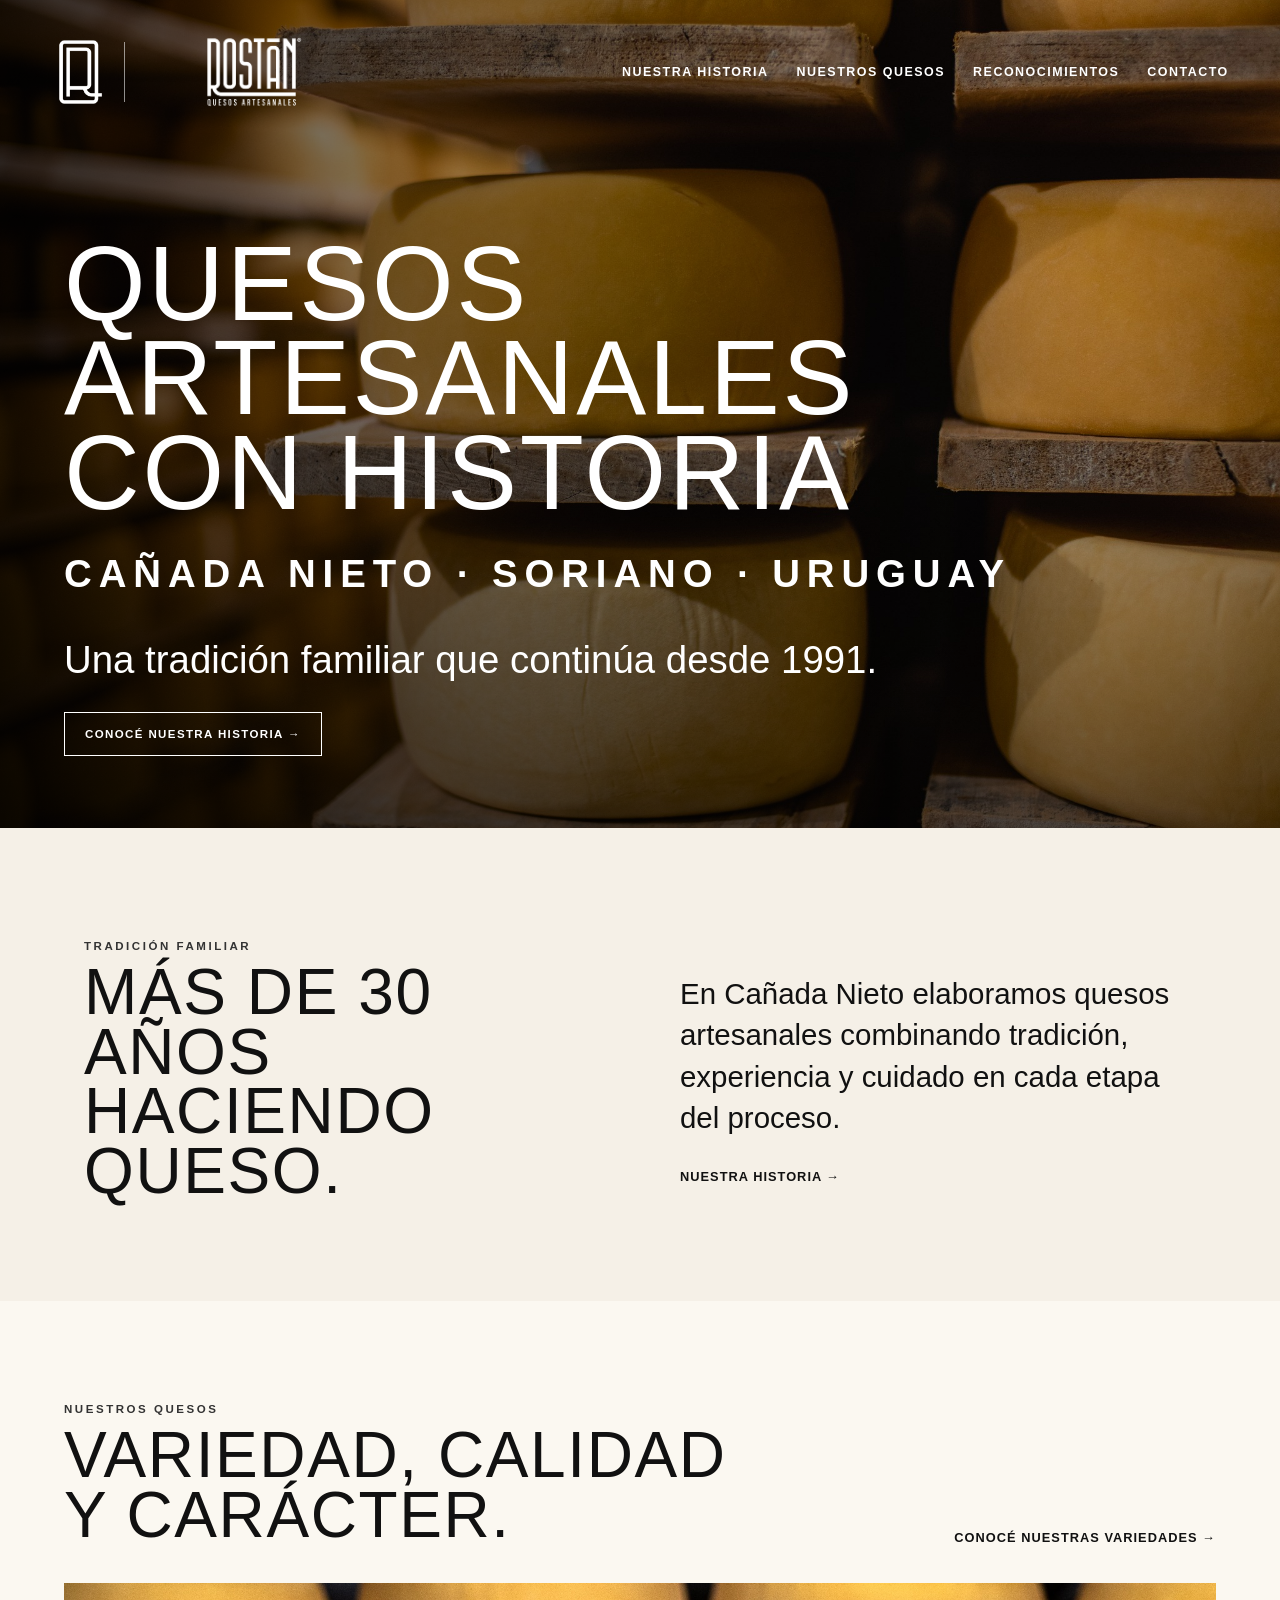
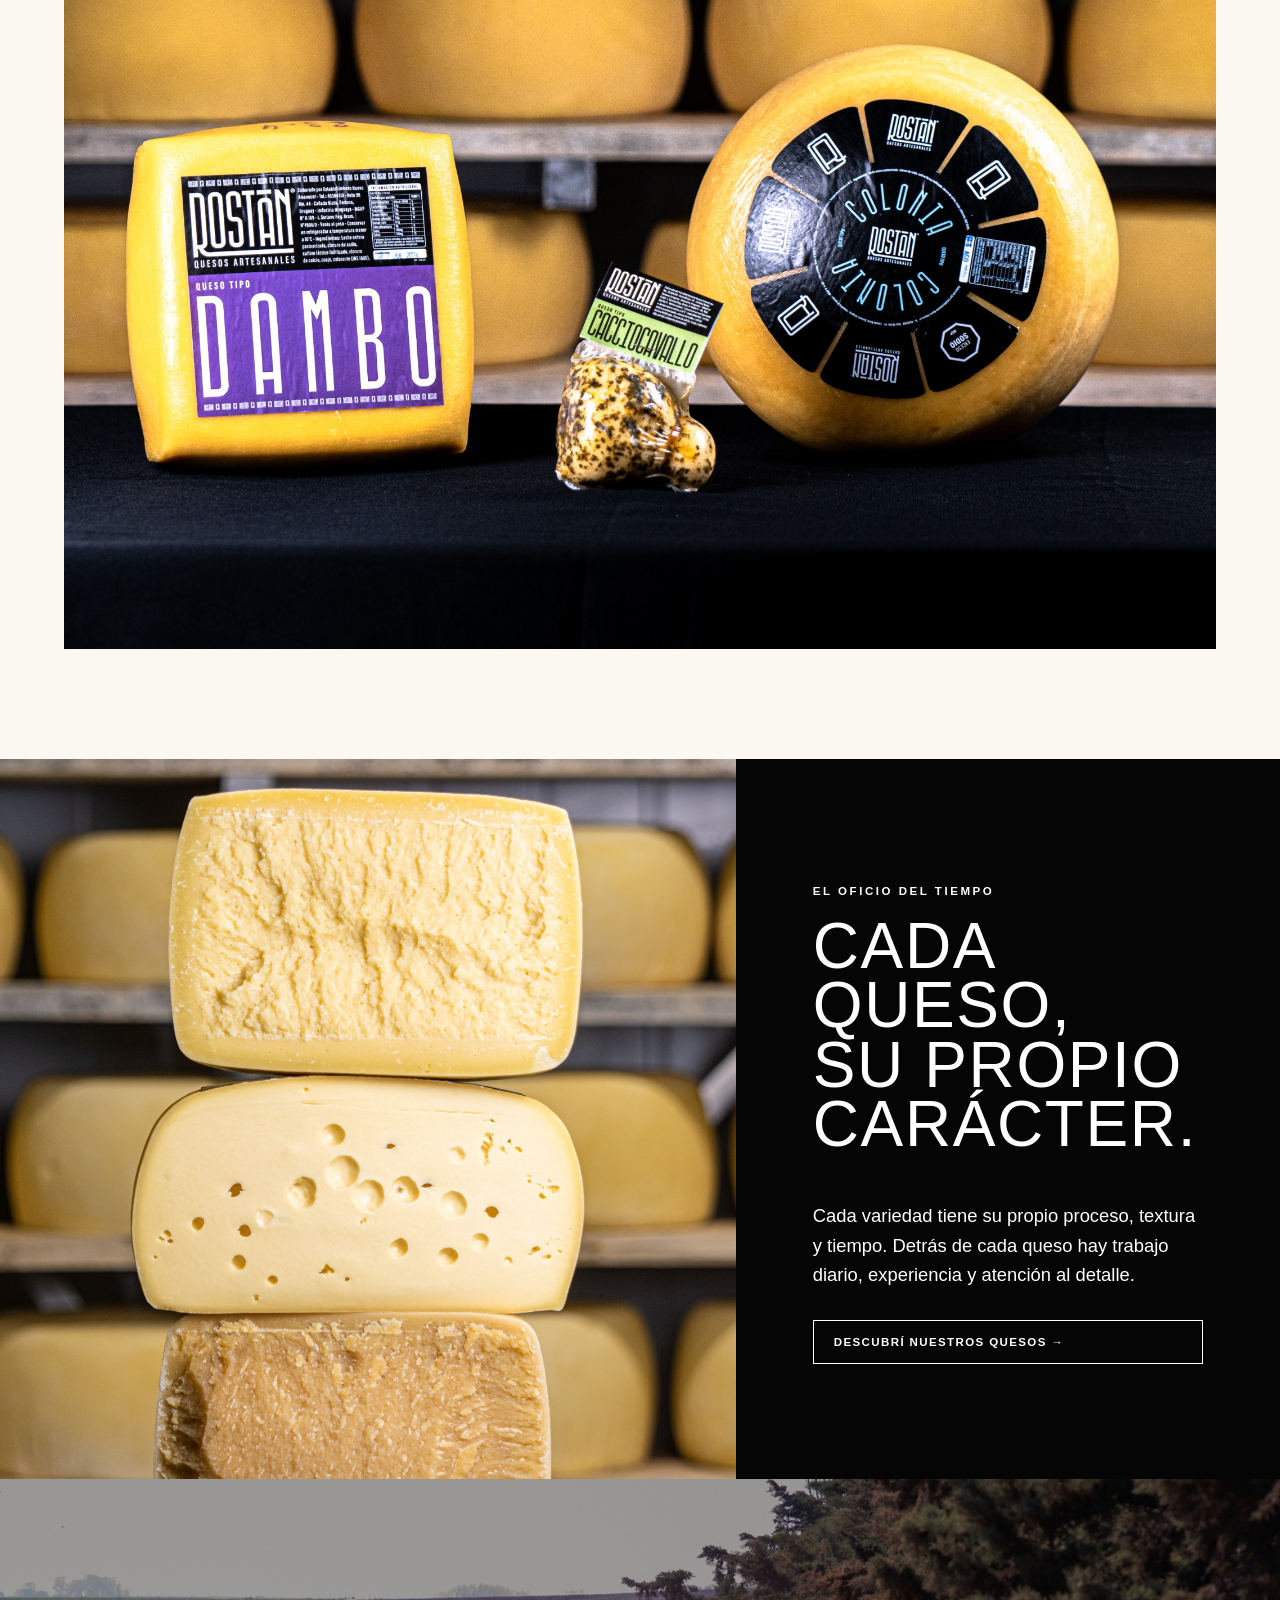
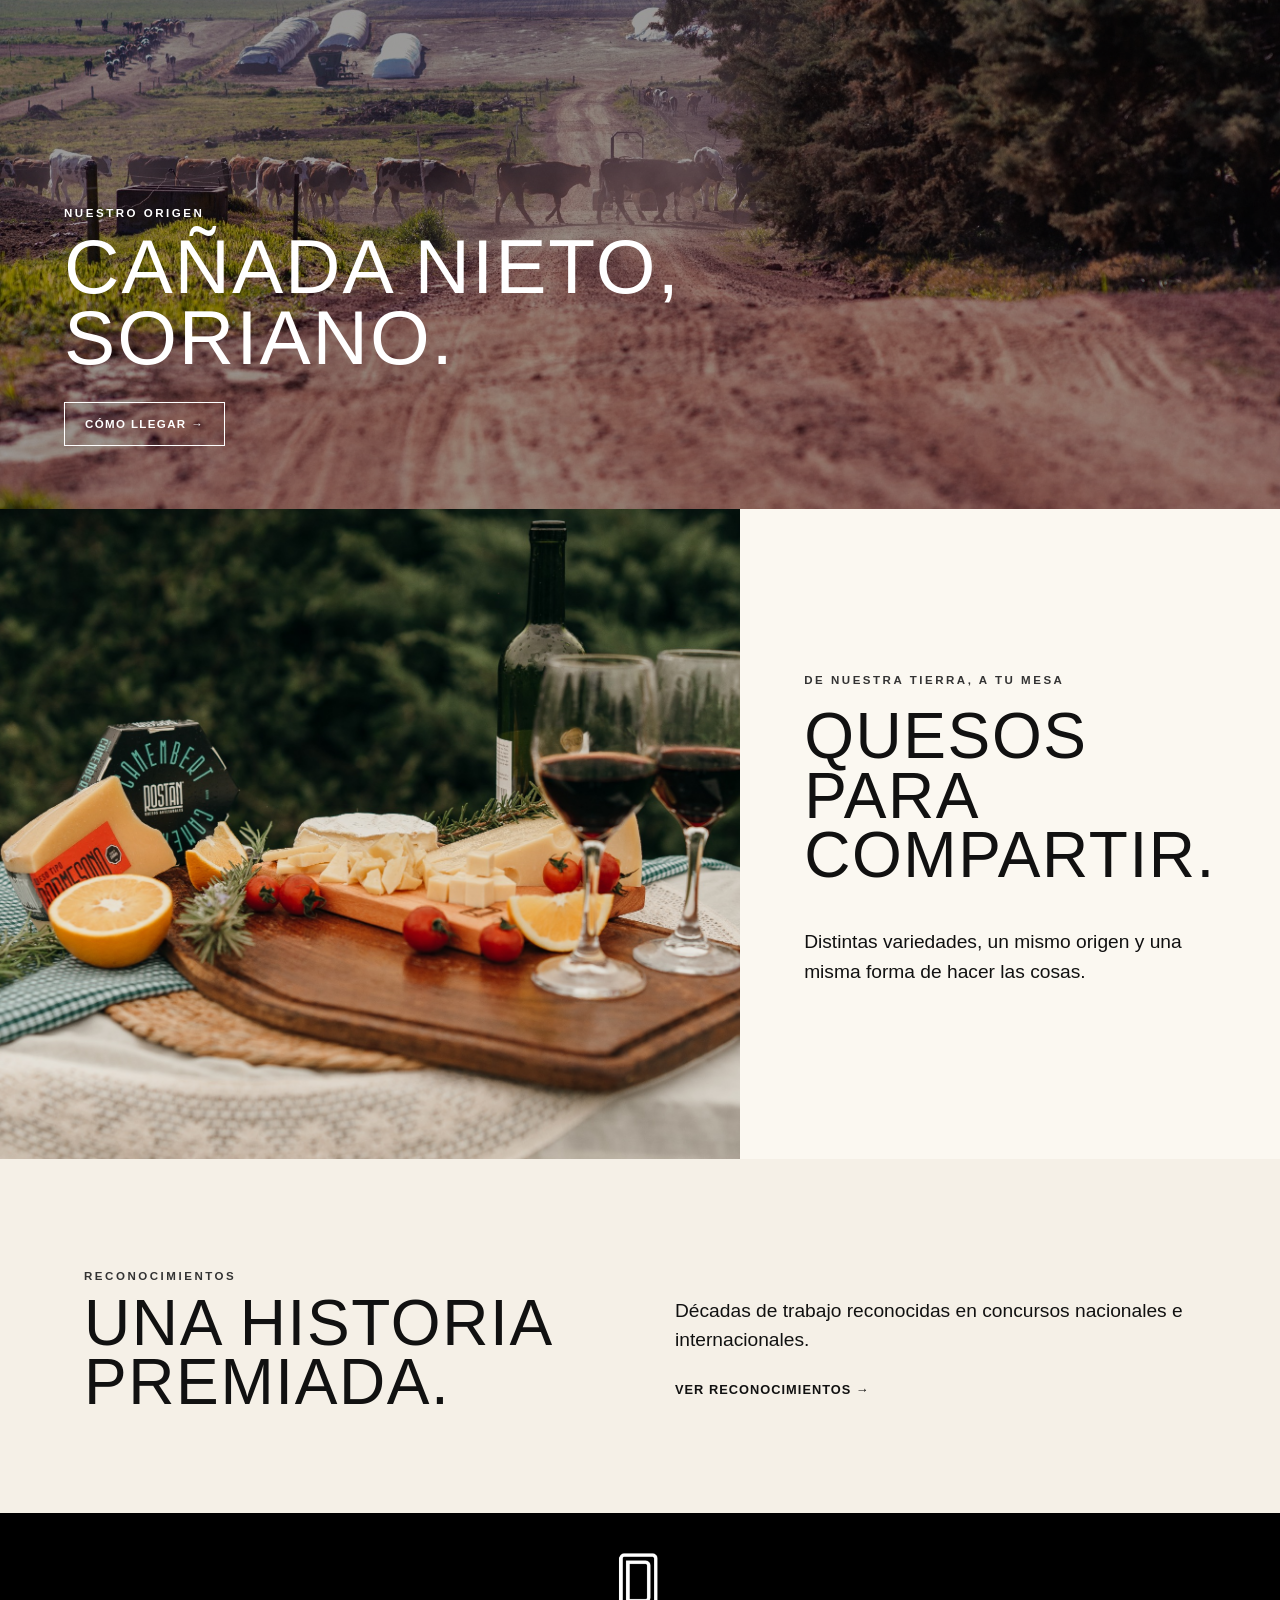
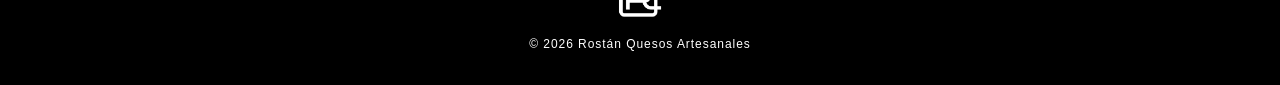
<file: index.html>
<!doctype html><html lang="es"><head><meta charset="utf-8"><meta name="viewport" content="width=device-width,initial-scale=1"><meta name="description" content="Rostán Quesos Artesanales — Cañada Nieto, Soriano, Uruguay."><link rel="stylesheet" href="styles.css?v=6.23"><title>Rostán | Quesos Artesanales</title></head><body class="v6"><header class="topbar"><a class="brand" href="index.html"><img class="brand-monogram" src="images/monogram-white.png?v=6.23" alt=""><span class="brand-divider" aria-hidden="true"></span><img class="brand-logo" src="images/logo-white.png?v=6.23" alt="Rostán Quesos Artesanales"></a><button class="menu" aria-label="Abrir menú">☰</button><nav><a href="historia.html">Nuestra historia</a><a href="quesos.html">Nuestros quesos</a><a href="premios.html">Reconocimientos</a><a href="contacto.html">Contacto</a></nav></header><main>
<section class="hero hero-v6"><div class="shade"></div><div class="hero-copy"><h1>QUESOS ARTESANALES<br>CON HISTORIA</h1><p class="hero-location">CAÑADA NIETO · SORIANO · URUGUAY</p><p class="hero-since">Una tradición familiar que continúa desde 1991.</p><a class="btn light" href="historia.html">Conocé nuestra historia →</a></div></section>
<section class="intro intro-v6"><div><p class="eyebrow dark">TRADICIÓN FAMILIAR</p><h2>MÁS DE 30 AÑOS<br>HACIENDO QUESO.</h2></div><div><p class="lead">En Cañada Nieto elaboramos quesos artesanales combinando tradición, experiencia y cuidado en cada etapa del proceso.</p><a class="text-link" href="historia.html">Nuestra historia →</a></div></section>
<section class="product-strip varieties-feature"><div class="strip-head"><div><p class="eyebrow dark">NUESTROS QUESOS</p><h2>VARIEDAD, CALIDAD<br>Y CARÁCTER.</h2></div><a class="text-link" href="quesos.html">Conocé nuestras variedades →</a></div><a class="varieties-feature-photo" href="quesos.html" aria-label="Conocé nuestras variedades"><img src="images/editorial/variedades-inicio-v68.jpg" alt="Quesos Rostán Dambo, Cacciocavallo y Colonia"></a></section>
<section class="craft-v6"><div class="craft-photo"><img src="images/editorial/cada-queso-torre.jpg" alt="Torre de quesos Rostán"></div><div class="craft-copy"><p class="eyebrow">EL OFICIO DEL TIEMPO</p><h2>CADA QUESO,<br>SU PROPIO CARÁCTER.</h2><p>Cada variedad tiene su propio proceso, textura y tiempo. Detrás de cada queso hay trabajo diario, experiencia y atención al detalle.</p><a class="btn light" href="quesos.html">Descubrí nuestros quesos →</a></div></section>
<section class="origin-v6"><img src="images/editorial/origen-canada-nieto.jpg" alt="Paisaje rural de Cañada Nieto"><div><p class="eyebrow">NUESTRO ORIGEN</p><h2>CAÑADA NIETO,<br>SORIANO.</h2><a class="btn light" href="contacto.html">Cómo llegar →</a></div></section>
<section class="table-v6"><img src="images/editorial/de-nuestra-tierra-a-tu-mesa.jpg" alt="Tabla con quesos Rostán"><div><p class="eyebrow dark">DE NUESTRA TIERRA, A TU MESA</p><h2>QUESOS PARA<br>COMPARTIR.</h2><p>Distintas variedades, un mismo origen y una misma forma de hacer las cosas.</p></div></section>
<section class="recognition-tease"><div><p class="eyebrow dark">RECONOCIMIENTOS</p><h2>UNA HISTORIA<br>PREMIADA.</h2></div><div><p>Décadas de trabajo reconocidas en concursos nacionales e internacionales.</p><a class="text-link" href="premios.html">Ver reconocimientos →</a></div></section>
</main><footer><img class="footer-monogram" src="images/monogram-white.png?v=6.23" alt="Monograma Rostán"><span>© 2026 Rostán Quesos Artesanales</span></footer><script src="script.js?v=6.23"></script></body></html>
</file>
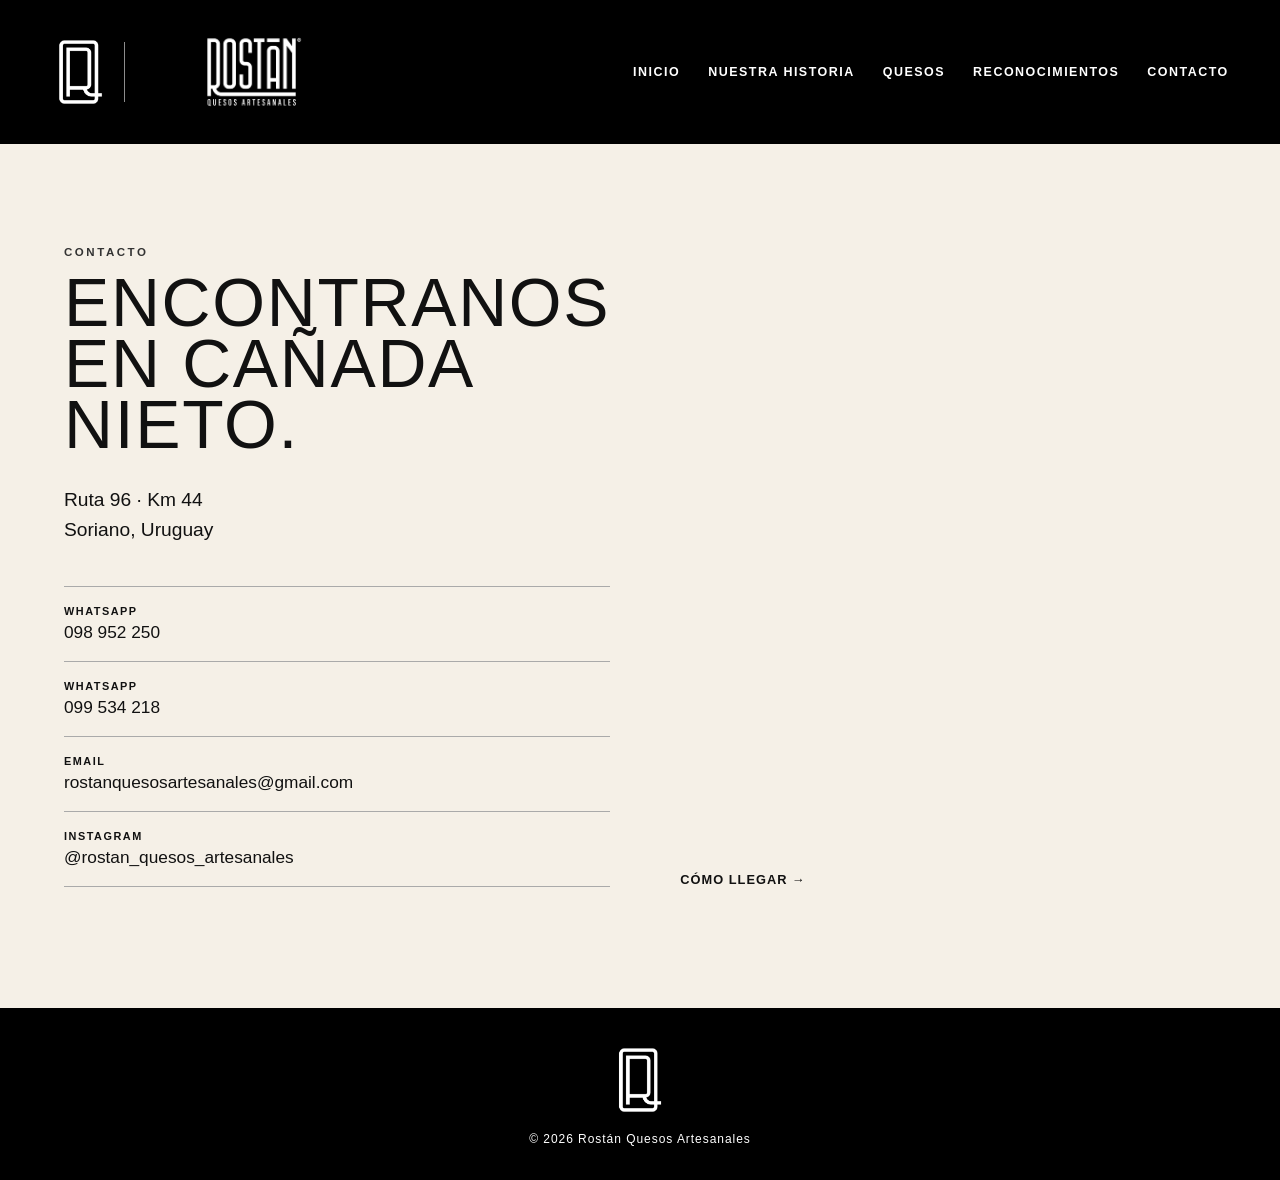
<file: contacto.html>
<!doctype html><html lang="es"><head><meta charset="utf-8"><meta name="viewport" content="width=device-width,initial-scale=1"><meta name="description" content="Rostán Quesos Artesanales — Cañada Nieto, Soriano, Uruguay."><link rel="stylesheet" href="styles.css?v=6.23"><title>Contacto | Rostán</title></head><body><header class="topbar inner"><a class="brand" href="index.html"><img class="brand-monogram" src="images/monogram-white.png?v=6.23" alt=""><span class="brand-divider" aria-hidden="true"></span><img class="brand-logo" src="images/logo-white.png?v=6.23" alt="Rostán Quesos Artesanales"></a><button class="menu" aria-label="Abrir menú">☰</button><nav><a href="index.html">Inicio</a><a href="historia.html">Nuestra historia</a><a href="quesos.html">Quesos</a><a href="premios.html">Reconocimientos</a><a href="contacto.html">Contacto</a></nav></header><main class="page-main"><section class="contact-page"><div class="contact-info"><p class="eyebrow dark">CONTACTO</p><h1>Encontranos en Cañada Nieto.</h1><p class="location">Ruta 96 · Km 44<br>Soriano, Uruguay</p><div class="contact-links"><a href="https://wa.me/59898952250" target="_blank" rel="noopener"><span>WhatsApp</span>098 952 250</a><a href="https://wa.me/59899534218" target="_blank" rel="noopener"><span>WhatsApp</span>099 534 218</a><a href="mailto:rostanquesosartesanales@gmail.com"><span>Email</span>rostanquesosartesanales@gmail.com</a><a href="https://www.instagram.com/rostan_quesos_artesanales/" target="_blank" rel="noopener"><span>Instagram</span>@rostan_quesos_artesanales</a></div></div><div class="map-wrap"><iframe title="Mapa de Rostán Quesos Artesanales" src="https://www.google.com/maps?q=Rost%C3%A1n%20Quesos%20Artesanales%2C%20Ruta%2096%20km%2044%2C%20Ca%C3%B1ada%20Nieto%2C%20Soriano%2C%20Uruguay&output=embed" loading="lazy" referrerpolicy="no-referrer-when-downgrade"></iframe><a class="map-link" href="https://www.google.com/maps/search/?api=1&query=Rost%C3%A1n%20Quesos%20Artesanales%2C%20Ruta%2096%20km%2044%2C%20Ca%C3%B1ada%20Nieto%2C%20Soriano%2C%20Uruguay" target="_blank" rel="noopener">Cómo llegar →</a></div></section></main><footer><img class="footer-monogram" src="images/monogram-white.png?v=6.23" alt="Monograma Rostán"><span>© 2026 Rostán Quesos Artesanales</span></footer><script src="script.js?v=6.23"></script></body></html>
</file>
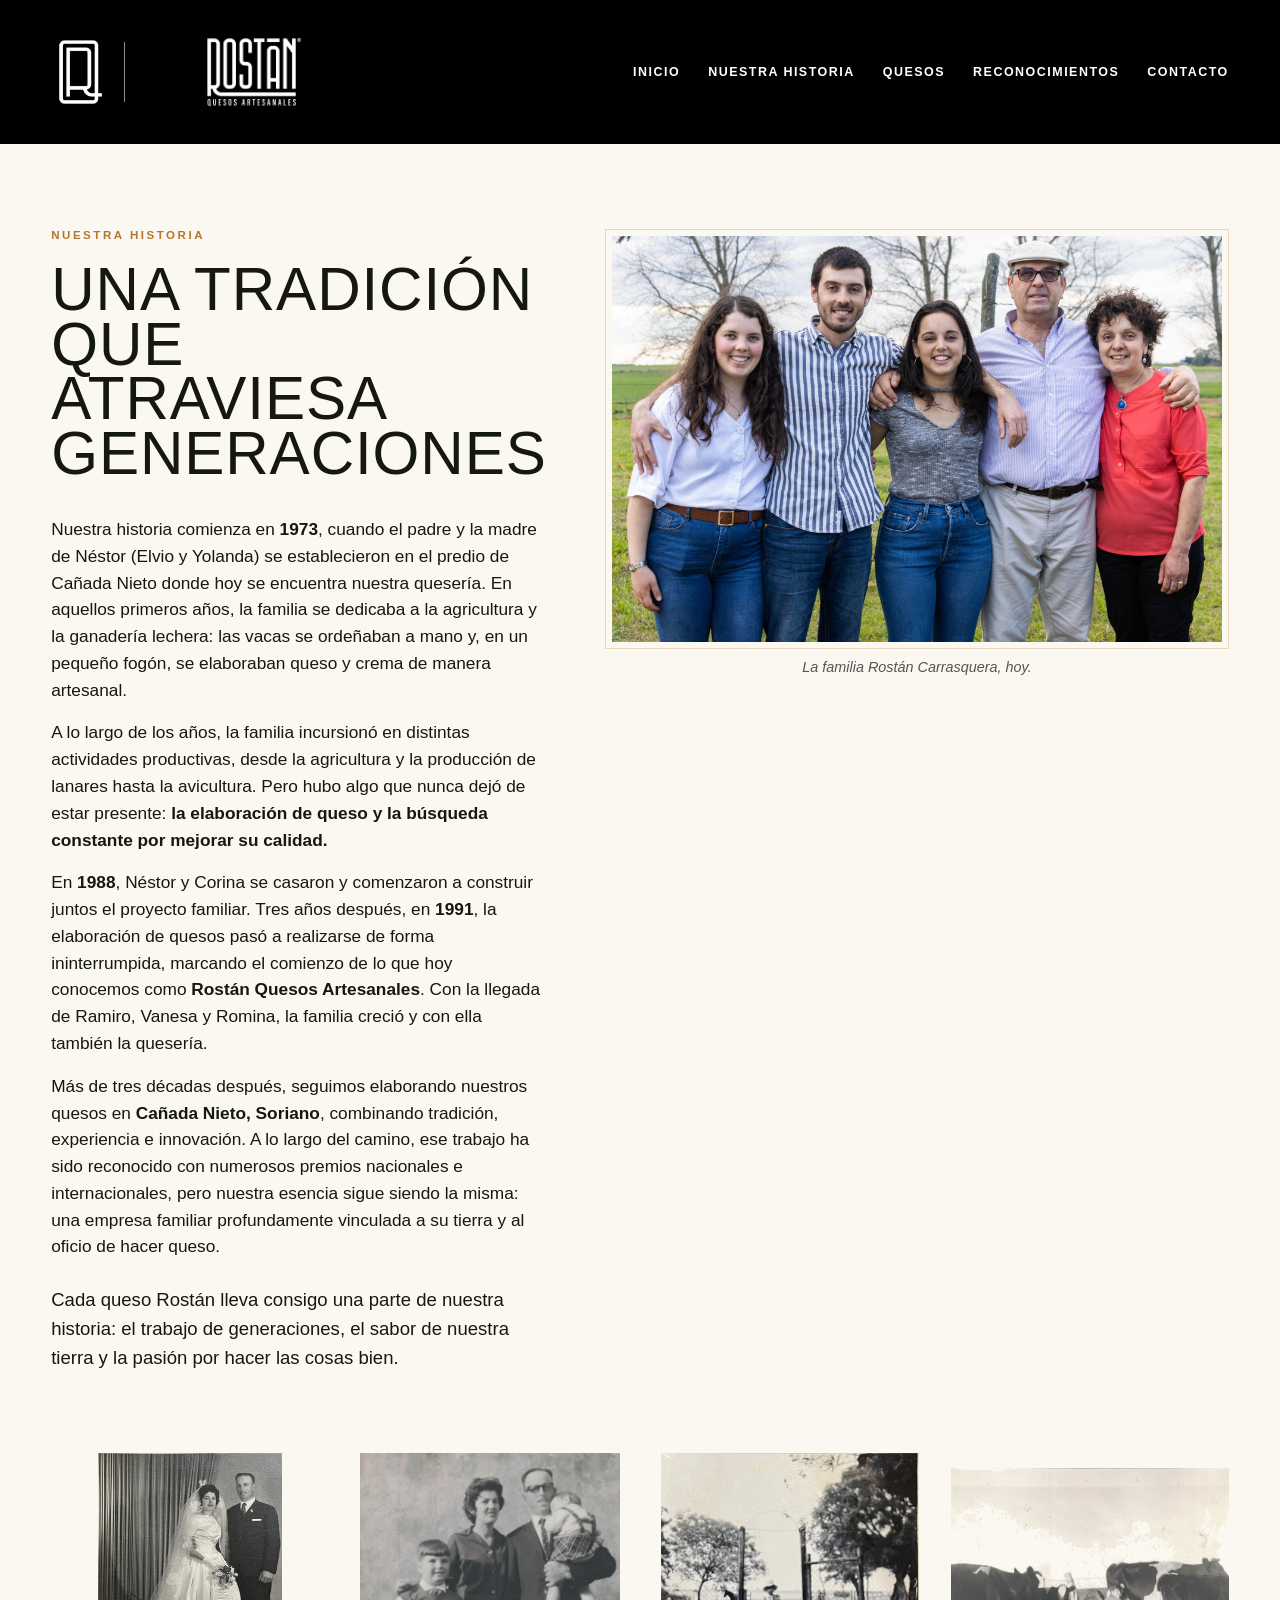
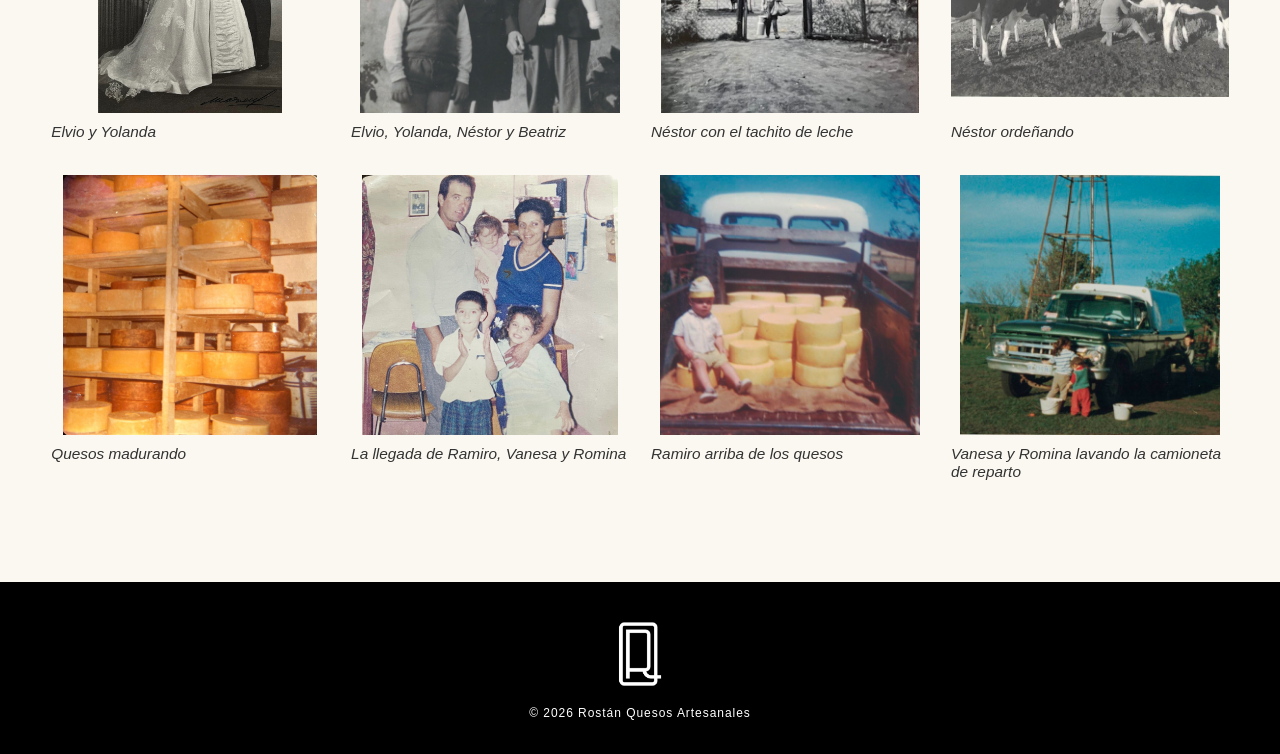
<file: historia.html>
<!doctype html><html lang="es"><head><meta charset="utf-8"><meta name="viewport" content="width=device-width,initial-scale=1"><meta name="description" content="Rostán Quesos Artesanales — Cañada Nieto, Soriano, Uruguay."><link rel="stylesheet" href="styles.css?v=6.23"><title>Nuestra historia | Rostán</title></head><body><header class="topbar inner"><a class="brand" href="index.html"><img class="brand-monogram" src="images/monogram-white.png?v=6.23" alt=""><span class="brand-divider" aria-hidden="true"></span><img class="brand-logo" src="images/logo-white.png?v=6.23" alt="Rostán Quesos Artesanales"></a><button class="menu" aria-label="Abrir menú">☰</button><nav><a href="index.html">Inicio</a><a href="historia.html">Nuestra historia</a><a href="quesos.html">Quesos</a><a href="premios.html">Reconocimientos</a><a href="contacto.html">Contacto</a></nav></header><main class="page-main"><section class="history-editorial standalone"><div class="history-top"><div class="history-copy"><p class="eyebrow history-kicker">NUESTRA HISTORIA</p><h1>Una tradición que<br>atraviesa <span class="keep-word">generaciones</span></h1><p>Nuestra historia comienza en <strong>1973</strong>, cuando el padre y la madre de Néstor (Elvio y Yolanda) se establecieron en el predio de Cañada Nieto donde hoy se encuentra nuestra quesería. En aquellos primeros años, la familia se dedicaba a la agricultura y la ganadería lechera: las vacas se ordeñaban a mano y, en un pequeño fogón, se elaboraban queso y crema de manera artesanal.</p><p>A lo largo de los años, la familia incursionó en distintas actividades productivas, desde la agricultura y la producción de lanares hasta la avicultura. Pero hubo algo que nunca dejó de estar presente: <strong>la elaboración de queso y la búsqueda constante por mejorar su calidad.</strong></p><p>En <strong>1988</strong>, Néstor y Corina se casaron y comenzaron a construir juntos el proyecto familiar. Tres años después, en <strong>1991</strong>, la elaboración de quesos pasó a realizarse de forma ininterrumpida, marcando el comienzo de lo que hoy conocemos como <strong>Rostán Quesos Artesanales</strong>. Con la llegada de Ramiro, Vanesa y Romina, la familia creció y con ella también la quesería.</p><p>Más de tres décadas después, seguimos elaborando nuestros quesos en <strong>Cañada Nieto, Soriano</strong>, combinando tradición, experiencia e innovación. A lo largo del camino, ese trabajo ha sido reconocido con numerosos premios nacionales e internacionales, pero nuestra esencia sigue siendo la misma: una empresa familiar profundamente vinculada a su tierra y al oficio de hacer queso.</p><p class="history-closing">Cada queso Rostán lleva consigo una parte de nuestra historia: el trabajo de generaciones, el sabor de nuestra tierra y la pasión por hacer las cosas bien.</p></div><figure class="history-family"><img src="images/family.jpg" alt="Familia Rostán Carrasquera"><figcaption>La familia Rostán Carrasquera, hoy.</figcaption></figure></div>
<div class="history-archive clean"><figure class="archive-card"><img src="images/historia/elvio-yolanda-casamiento.jpg" alt="Elvio y Yolanda"><figcaption>Elvio y Yolanda</figcaption></figure><figure class="archive-card"><img src="images/historia/elvio-yolanda-nestor-beatriz.jpeg" alt="Elvio, Yolanda, Néstor y Beatriz"><figcaption>Elvio, Yolanda, Néstor y Beatriz</figcaption></figure><figure class="archive-card"><img src="images/historia/nestor-tachito-leche.jpeg" alt="Néstor con el tachito de leche"><figcaption>Néstor con el tachito de leche</figcaption></figure><figure class="archive-card"><img src="images/historia/nestor-vacas.jpeg" alt="Néstor ordeñando"><figcaption>Néstor ordeñando</figcaption></figure><figure class="archive-card"><img src="images/historia/quesos-antiguos.jpg" alt="Quesos madurando"><figcaption>Quesos madurando</figcaption></figure><figure class="archive-card"><img src="images/historia/familia-anos-90.jpg" alt="La llegada de Ramiro, Vanesa y Romina"><figcaption>La llegada de Ramiro, Vanesa y Romina</figcaption></figure><figure class="archive-card"><img src="images/historia/nestor-quesos-camioneta.jpeg" alt="Ramiro arriba de los quesos"><figcaption>Ramiro arriba de los quesos</figcaption></figure><figure class="archive-card"><img src="images/historia/vanesa-romina-camioneta.jpeg" alt="Vanesa y Romina lavando la camioneta de reparto"><figcaption>Vanesa y Romina lavando la camioneta de reparto</figcaption></figure></div></section></main><footer><img class="footer-monogram" src="images/monogram-white.png?v=6.23" alt="Monograma Rostán"><span>© 2026 Rostán Quesos Artesanales</span></footer><script src="script.js?v=6.23"></script></body></html>
</file>
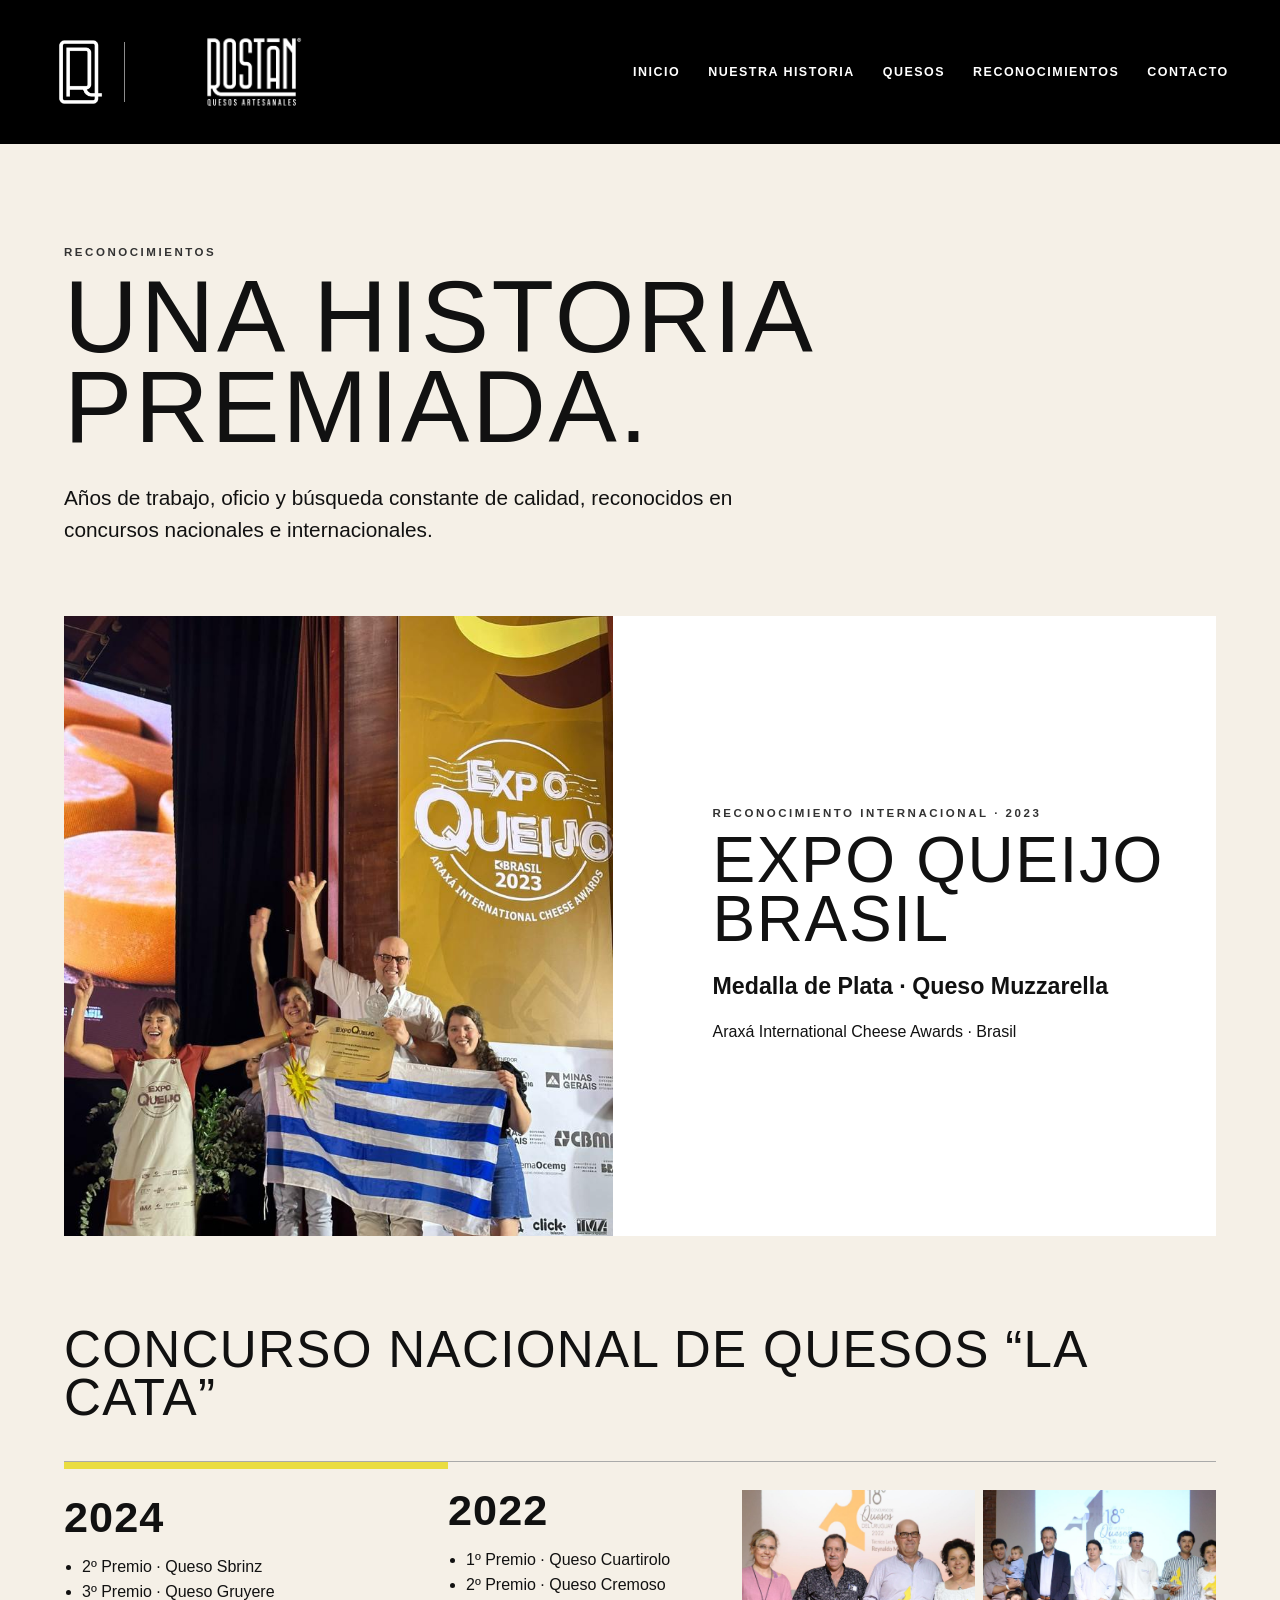
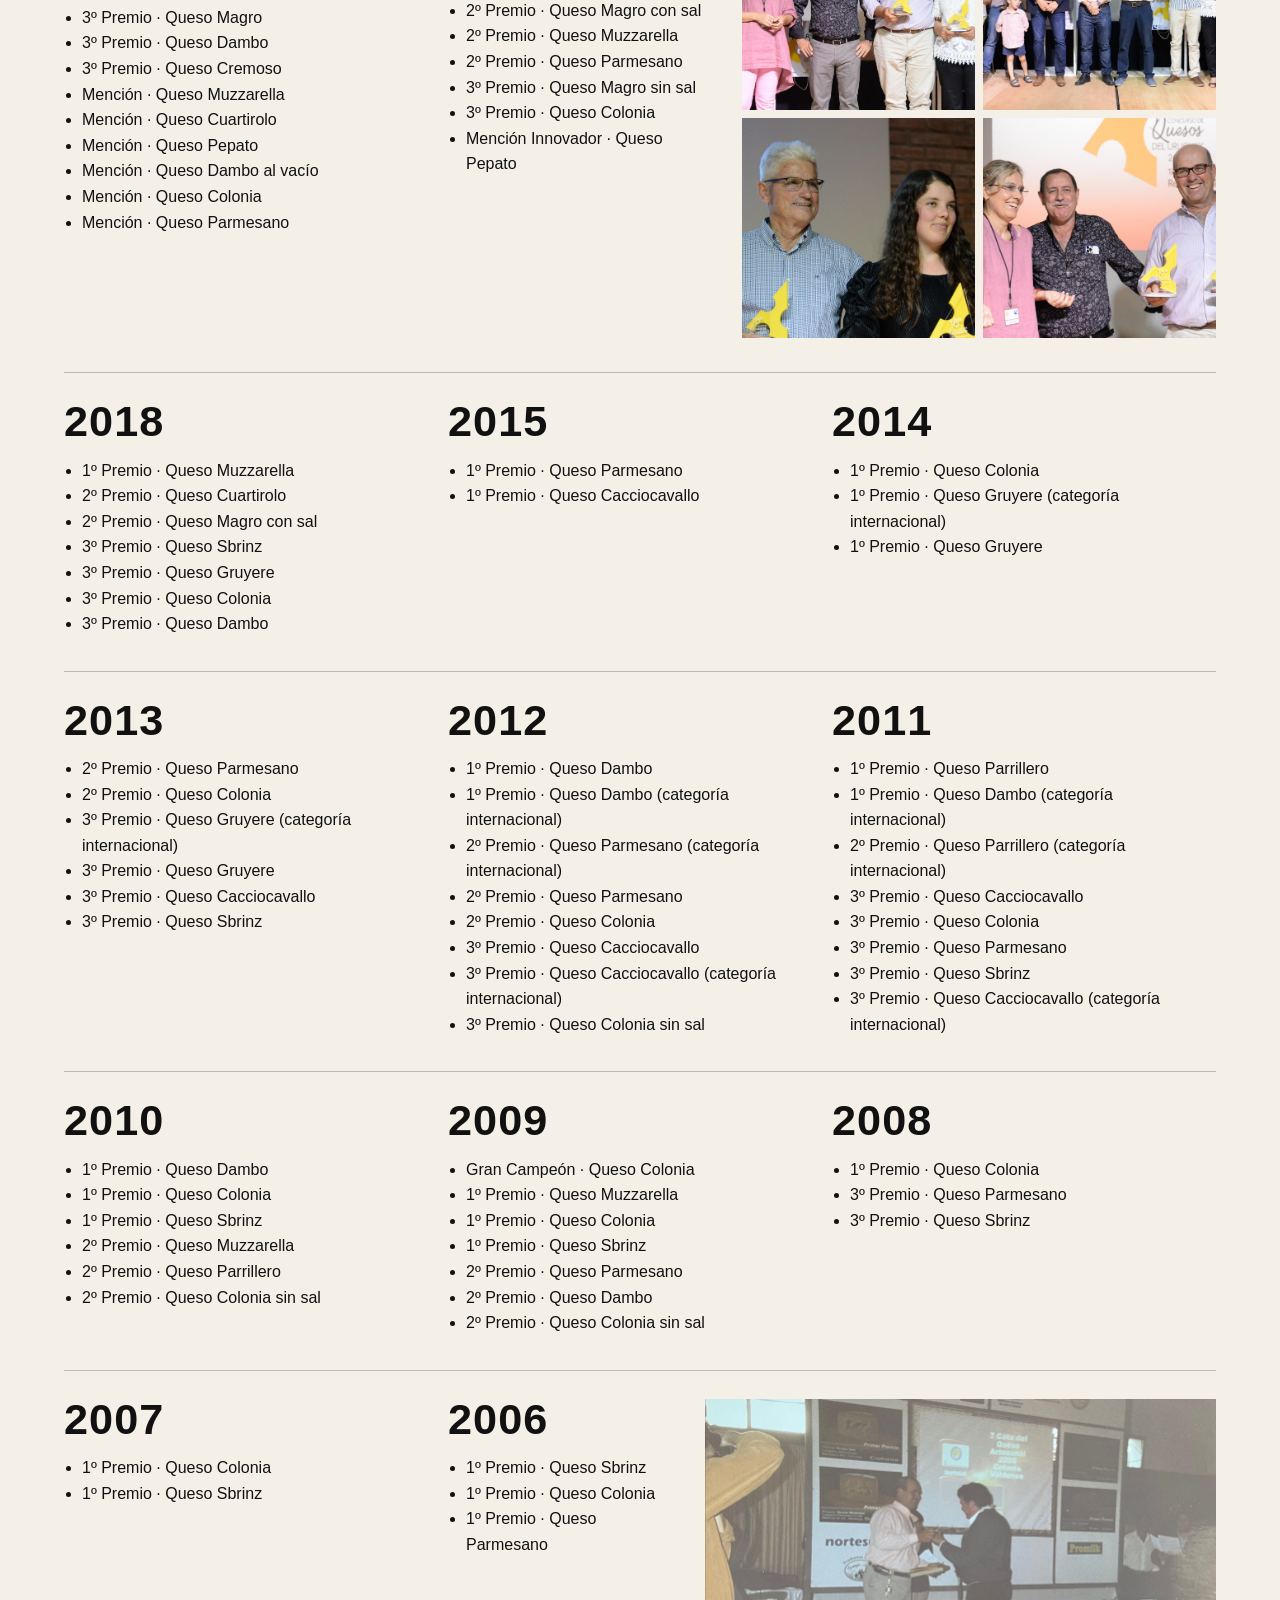
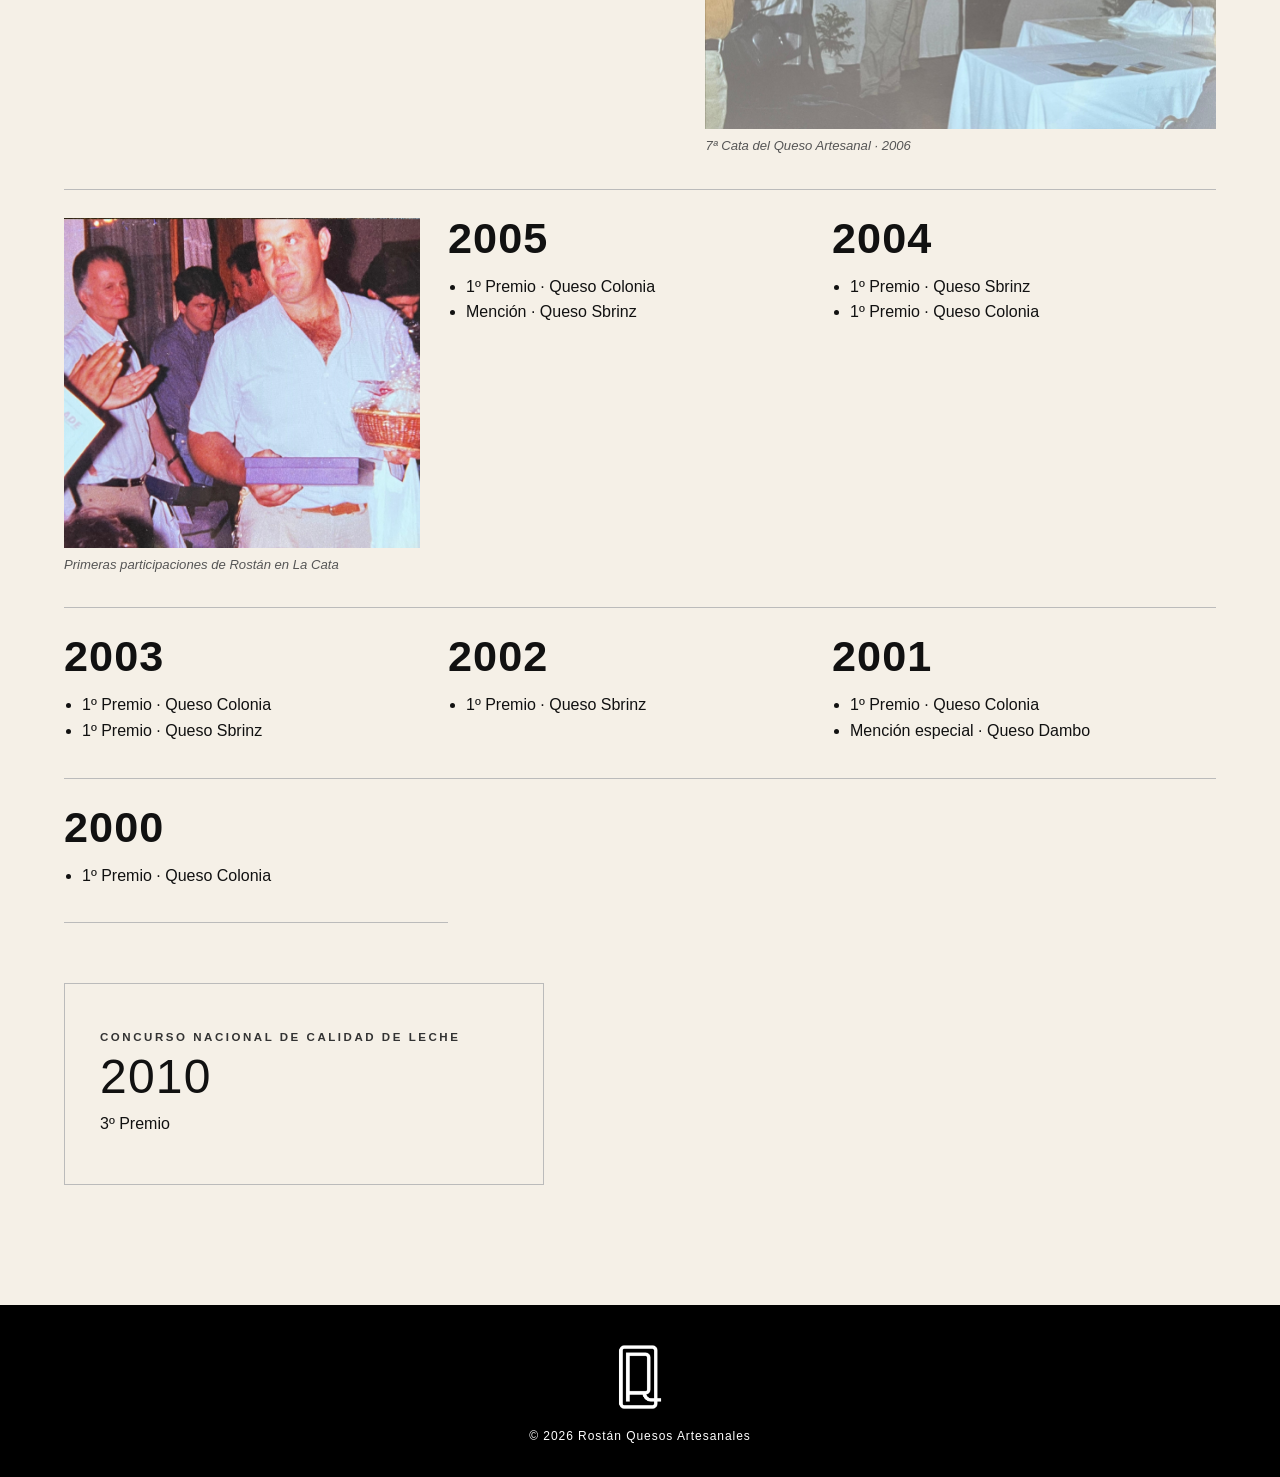
<file: premios.html>
<!DOCTYPE html>
<html lang="es"><head><meta charset="utf-8"/><meta content="width=device-width,initial-scale=1" name="viewport"/><meta content="Rostán Quesos Artesanales — Cañada Nieto, Soriano, Uruguay." name="description"/><link href="styles.css?v=6.23" rel="stylesheet"/><title>Reconocimientos | Rostán</title></head><body><header class="topbar inner"><a class="brand" href="index.html"><img alt="" class="brand-monogram" src="images/monogram-white.png?v=6.23"/><span aria-hidden="true" class="brand-divider"></span><img alt="Rostán Quesos Artesanales" class="brand-logo" src="images/logo-white.png?v=6.23"/></a><button aria-label="Abrir menú" class="menu">☰</button><nav><a href="index.html">Inicio</a><a href="historia.html">Nuestra historia</a><a href="quesos.html">Quesos</a><a href="premios.html">Reconocimientos</a><a href="contacto.html">Contacto</a></nav></header><main class="page-main"><section class="awards-page"><p class="eyebrow dark">RECONOCIMIENTOS</p><h1>Una historia<br/>premiada.</h1><p class="awards-lead">Años de trabajo, oficio y búsqueda constante de calidad, reconocidos en concursos nacionales e internacionales.</p><article class="award-feature"><img alt="Premiación Expo Queijo Brasil 2023" src="images/premio-expoqueijo-2023.jpeg"/><div><p class="eyebrow dark">RECONOCIMIENTO INTERNACIONAL · 2023</p><h2>Expo Queijo Brasil</h2><p class="award-medal">Medalla de Plata · Queso Muzzarella</p><p>Araxá International Cheese Awards · Brasil</p></div></article><h2 class="timeline-title">Concurso Nacional de Quesos “La Cata”</h2><div class="award-timeline"><article class="award-year award-photo-year"><h3>2024</h3><ul><li>2º Premio · Queso Sbrinz</li><li>3º Premio · Queso Gruyere</li><li>3º Premio · Queso Magro</li><li>3º Premio · Queso Dambo</li><li>3º Premio · Queso Cremoso</li><li>Mención · Queso Muzzarella</li><li>Mención · Queso Cuartirolo</li><li>Mención · Queso Pepato</li><li>Mención · Queso Dambo al vacío</li><li>Mención · Queso Colonia</li><li>Mención · Queso Parmesano</li></ul></article><article class="award-year award-2022"><div class="award-2022-copy"><h3>2022</h3><ul><li>1º Premio · Queso Cuartirolo</li><li>2º Premio · Queso Cremoso</li><li>2º Premio · Queso Magro con sal</li><li>2º Premio · Queso Muzzarella</li><li>2º Premio · Queso Parmesano</li><li>3º Premio · Queso Magro sin sal</li><li>3º Premio · Queso Colonia</li><li>Mención Innovador · Queso Pepato</li></ul></div><div class="award-gallery award-gallery-2022"><img alt="Premiación del Concurso de Quesos del Uruguay 2022" src="images/premios-2022/cata-2022-01.jpeg"/><img alt="Premiación La Cata 2022" src="images/premios-2022/cata-2022-02.jpeg"/><img alt="Premiación La Cata 2022" src="images/premios-2022/cata-2022-03.jpeg"/><img alt="Premiación La Cata 2022" src="images/premios-2022/cata-2022-04.jpeg"/></div></article><article class="award-year"><h3>2018</h3><ul><li>1º Premio · Queso Muzzarella</li><li>2º Premio · Queso Cuartirolo</li><li>2º Premio · Queso Magro con sal</li><li>3º Premio · Queso Sbrinz</li><li>3º Premio · Queso Gruyere</li><li>3º Premio · Queso Colonia</li><li>3º Premio · Queso Dambo</li></ul></article><article class="award-year"><h3>2015</h3><ul><li>1º Premio · Queso Parmesano</li><li>1º Premio · Queso Cacciocavallo</li></ul></article><article class="award-year"><h3>2014</h3><ul><li>1º Premio · Queso Colonia</li><li>1º Premio · Queso Gruyere (categoría internacional)</li><li>1º Premio · Queso Gruyere</li></ul></article><article class="award-year"><h3>2013</h3><ul><li>2º Premio · Queso Parmesano</li><li>2º Premio · Queso Colonia</li><li>3º Premio · Queso Gruyere (categoría internacional)</li><li>3º Premio · Queso Gruyere</li><li>3º Premio · Queso Cacciocavallo</li><li>3º Premio · Queso Sbrinz</li></ul></article><article class="award-year"><h3>2012</h3><ul><li>1º Premio · Queso Dambo</li><li>1º Premio · Queso Dambo (categoría internacional)</li><li>2º Premio · Queso Parmesano (categoría internacional)</li><li>2º Premio · Queso Parmesano</li><li>2º Premio · Queso Colonia</li><li>3º Premio · Queso Cacciocavallo</li><li>3º Premio · Queso Cacciocavallo (categoría internacional)</li><li>3º Premio · Queso Colonia sin sal</li></ul></article><article class="award-year"><h3>2011</h3><ul><li>1º Premio · Queso Parrillero</li><li>1º Premio · Queso Dambo (categoría internacional)</li><li>2º Premio · Queso Parrillero (categoría internacional)</li><li>3º Premio · Queso Cacciocavallo</li><li>3º Premio · Queso Colonia</li><li>3º Premio · Queso Parmesano</li><li>3º Premio · Queso Sbrinz</li><li>3º Premio · Queso Cacciocavallo (categoría internacional)</li></ul></article><article class="award-year"><h3>2010</h3><ul><li>1º Premio · Queso Dambo</li><li>1º Premio · Queso Colonia</li><li>1º Premio · Queso Sbrinz</li><li>2º Premio · Queso Muzzarella</li><li>2º Premio · Queso Parrillero</li><li>2º Premio · Queso Colonia sin sal</li></ul></article><article class="award-year"><h3>2009</h3><ul><li>Gran Campeón · Queso Colonia</li><li>1º Premio · Queso Muzzarella</li><li>1º Premio · Queso Colonia</li><li>1º Premio · Queso Sbrinz</li><li>2º Premio · Queso Parmesano</li><li>2º Premio · Queso Dambo</li><li>2º Premio · Queso Colonia sin sal</li></ul></article><article class="award-year"><h3>2008</h3><ul><li>1º Premio · Queso Colonia</li><li>3º Premio · Queso Parmesano</li><li>3º Premio · Queso Sbrinz</li></ul></article><article class="award-year"><h3>2007</h3><ul><li>1º Premio · Queso Colonia</li><li>1º Premio · Queso Sbrinz</li></ul></article><article class="award-year award-2006"><div><h3>2006</h3><ul><li>1º Premio · Queso Sbrinz</li><li>1º Premio · Queso Colonia</li><li>1º Premio · Queso Parmesano</li></ul></div><figure class="award-history-photo"><img alt="Premiación de La Cata 2006" src="images/premios-historicos/cata-2006.jpg"/><figcaption>7ª Cata del Queso Artesanal · 2006</figcaption></figure></article><article class="award-history-feature"><figure><img alt="Una de las primeras premiaciones de Rostán en La Cata" src="images/premios-historicos/primeras-catas-01.jpg"/><figcaption>Primeras participaciones de Rostán en La Cata</figcaption></figure></article><article class="award-year"><h3>2005</h3><ul><li>1º Premio · Queso Colonia</li><li>Mención · Queso Sbrinz</li></ul></article><article class="award-year"><h3>2004</h3><ul><li>1º Premio · Queso Sbrinz</li><li>1º Premio · Queso Colonia</li></ul></article><article class="award-year"><h3>2003</h3><ul><li>1º Premio · Queso Colonia</li><li>1º Premio · Queso Sbrinz</li></ul></article><article class="award-year"><h3>2002</h3><ul><li>1º Premio · Queso Sbrinz</li></ul></article><article class="award-year"><h3>2001</h3><ul><li>1º Premio · Queso Colonia</li><li>Mención especial · Queso Dambo</li></ul></article><article class="award-year"><h3>2000</h3><ul><li>1º Premio · Queso Colonia</li></ul></article></div><div class="milk-award"><p class="eyebrow dark">CONCURSO NACIONAL DE CALIDAD DE LECHE</p><h3>2010</h3><p>3º Premio</p></div></section></main><footer><img alt="Monograma Rostán" class="footer-monogram" src="images/monogram-white.png?v=6.23"/><span>© 2026 Rostán Quesos Artesanales</span></footer><script src="script.js?v=6.23"></script></body></html>
</file>
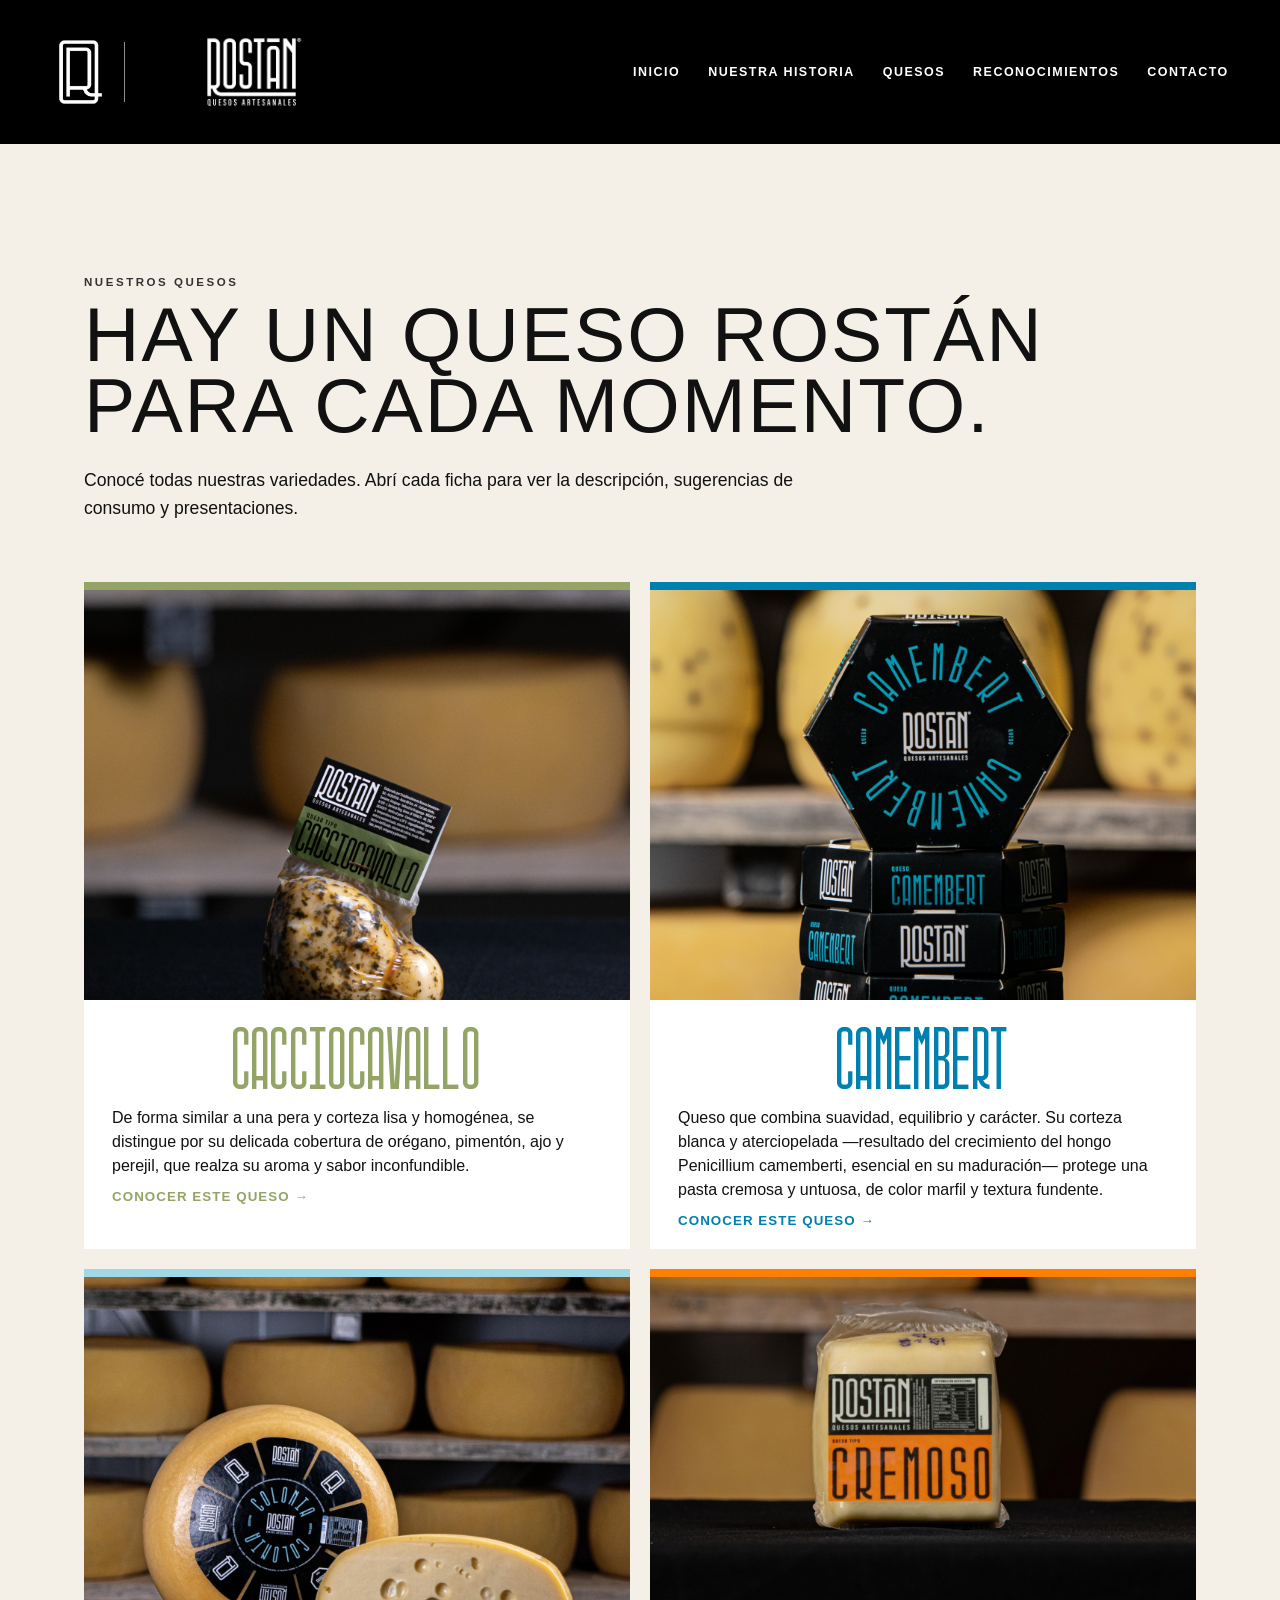
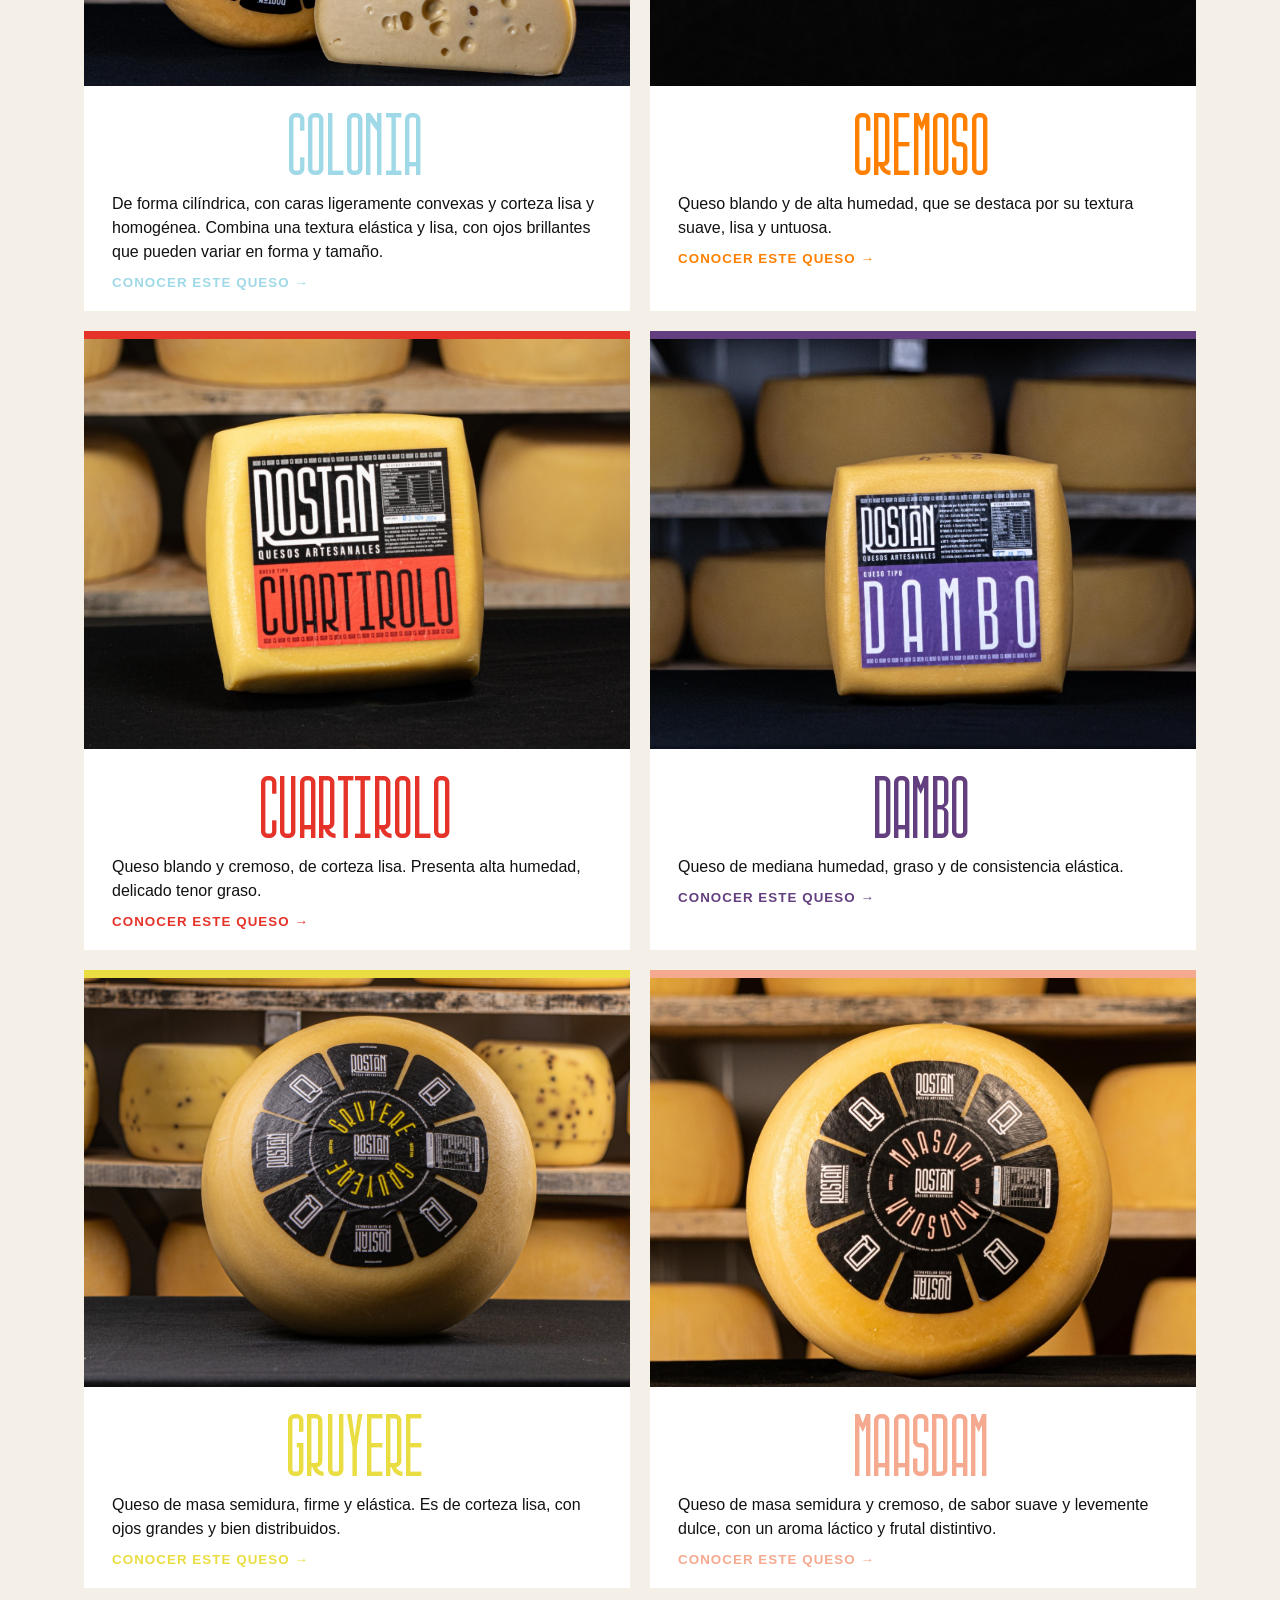
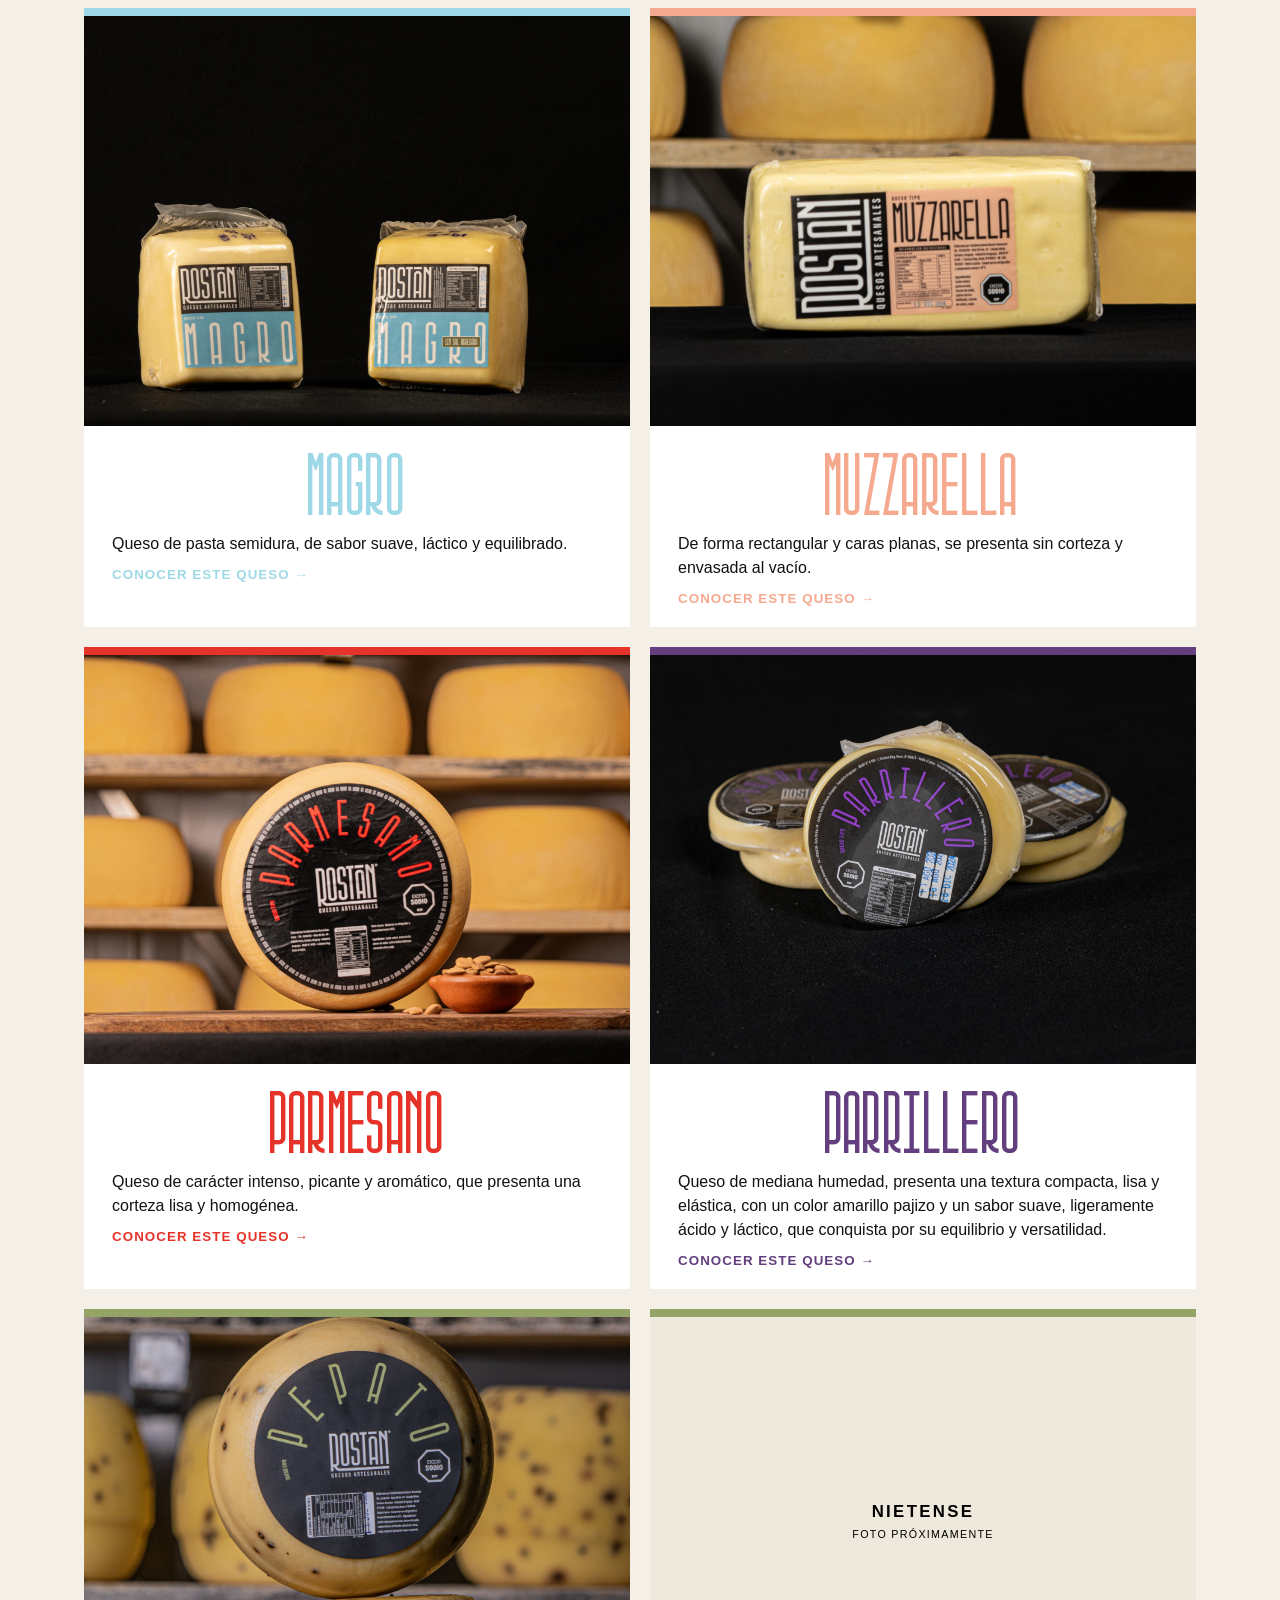
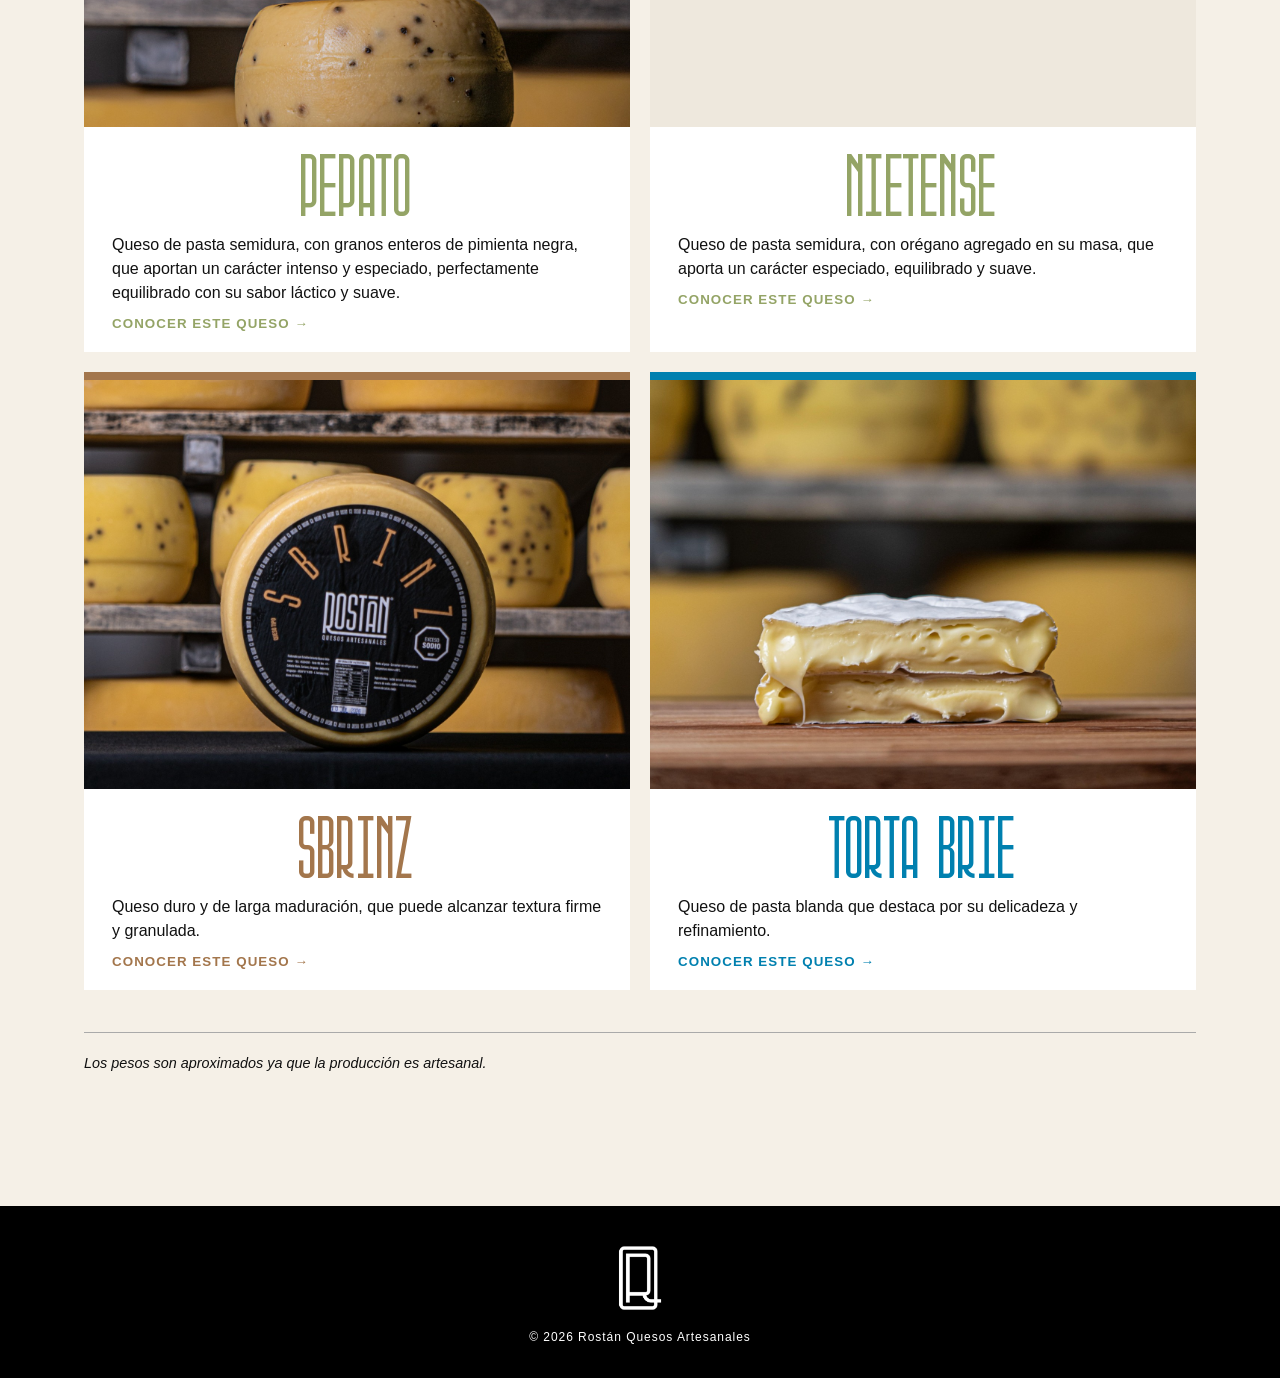
<file: quesos.html>
<!DOCTYPE html>

<html lang="es"><head><meta charset="utf-8"/><meta content="width=device-width,initial-scale=1" name="viewport"/><meta content="Rostán Quesos Artesanales — Cañada Nieto, Soriano, Uruguay." name="description"/><link href="styles.css?v=6.23" rel="stylesheet"/><title>Quesos | Rostán</title></head><body><header class="topbar inner"><a class="brand" href="index.html"><img class="brand-monogram" src="images/monogram-white.png?v=6.23" alt=""><span class="brand-divider" aria-hidden="true"></span><img class="brand-logo" alt="Rostán Quesos Artesanales" src="images/logo-white.png?v=6.23"/></a><button aria-label="Abrir menú" class="menu">☰</button><nav><a href="index.html">Inicio</a><a href="historia.html">Nuestra historia</a><a href="quesos.html">Quesos</a><a href="premios.html">Reconocimientos</a><a href="contacto.html">Contacto</a></nav></header><main class="page-main"><section class="cheeses" id="quesos"><div class="section-head"><p class="eyebrow dark">NUESTROS QUESOS</p><h2>Hay un queso Rostán<br/>para cada momento.</h2><p class="catalog-intro">Conocé todas nuestras variedades. Abrí cada ficha para ver la descripción, sugerencias de consumo y presentaciones.</p></div><div class="grid">
<article class="card" data-cheese="cacciocavallo"><img alt="Queso Cacciocavallo Rostán" src="images/productos/cacciocavallo.jpg"/><div><h3 class="cheese-name"><img class="cheese-title-img" src="images/cheese-titles-png/cacciocavallo.png" alt="CACCIOCAVALLO"/></h3><p>De forma similar a una pera y corteza lisa y homogénea, se distingue por su delicada cobertura de orégano, pimentón, ajo y perejil, que realza su aroma y sabor inconfundible.</p><button data-modal="cacciocavallo">Conocer este queso →</button></div></article>
<article class="card" data-cheese="camembert"><img alt="Queso Camembert Rostán" src="images/productos/camembert.jpg"/><div><h3 class="cheese-name"><img class="cheese-title-img" src="images/cheese-titles-png/camembert.png" alt="CAMEMBERT"/></h3><p>Queso que combina suavidad, equilibrio y carácter. Su corteza blanca y aterciopelada —resultado del crecimiento del hongo Penicillium camemberti, esencial en su maduración— protege una pasta cremosa y untuosa, de color marfil y textura fundente.</p><button data-modal="camembert">Conocer este queso →</button></div></article>
<article class="card" data-cheese="colonia"><img alt="Queso Colonia Rostán" src="images/productos/colonia.jpg"/><div><h3 class="cheese-name"><img class="cheese-title-img" src="images/cheese-titles-png/colonia.png" alt="COLONIA"/></h3><p>De forma cilíndrica, con caras ligeramente convexas y corteza lisa y homogénea. Combina una textura elástica y lisa, con ojos brillantes que pueden variar en forma y tamaño.</p><button data-modal="colonia">Conocer este queso →</button></div></article>
<article class="card" data-cheese="cremoso"><img alt="Queso Cremoso Rostán" src="images/productos/cremoso.jpg"/><div><h3 class="cheese-name"><img class="cheese-title-img" src="images/cheese-titles-png/cremoso.png" alt="CREMOSO"/></h3><p>Queso blando y de alta humedad, que se destaca por su textura suave, lisa y untuosa.</p><button data-modal="cremoso">Conocer este queso →</button></div></article>
<article class="card" data-cheese="cuartirolo"><img alt="Queso Cuartirolo Rostán" src="images/productos/cuartirolo-card.jpg"/><div><h3 class="cheese-name"><img class="cheese-title-img" src="images/cheese-titles-png/cuartirolo.png" alt="CUARTIROLO"/></h3><p>Queso blando y cremoso, de corteza lisa. Presenta alta humedad, delicado tenor graso.</p><button data-modal="cuartirolo">Conocer este queso →</button></div></article>
<article class="card" data-cheese="dambo"><img alt="Queso Dambo con cáscara Rostán" src="images/productos/dambo-cascara-card.jpg"/><div><h3 class="cheese-name"><img class="cheese-title-img" src="images/cheese-titles-png/dambo.png" alt="DAMBO"/></h3><p>Queso de mediana humedad, graso y de consistencia elástica.</p><button data-modal="dambo">Conocer este queso →</button></div></article>
<article class="card" data-cheese="gruyere"><img alt="Queso Gruyere Rostán" src="images/productos/gruyere.jpg"/><div><h3 class="cheese-name"><img class="cheese-title-img" src="images/cheese-titles-png/gruyere.png" alt="GRUYERE"/></h3><p>Queso de masa semidura, firme y elástica. Es de corteza lisa, con ojos grandes y bien distribuidos.</p><button data-modal="gruyere">Conocer este queso →</button></div></article>
<article class="card" data-cheese="maasdam"><img alt="Queso Maasdam Rostán" src="images/productos/maasdam-card.jpg"/><div><h3 class="cheese-name"><img class="cheese-title-img" src="images/cheese-titles-png/maasdam.png" alt="MAASDAM"/></h3><p>Queso de masa semidura y cremoso, de sabor suave y levemente dulce, con un aroma láctico y frutal distintivo.</p><button data-modal="maasdam">Conocer este queso →</button></div></article>
<article class="card" data-cheese="magro"><img alt="Queso Magro Rostán" src="images/productos/magro.jpg"/><div><h3 class="cheese-name"><img class="cheese-title-img" src="images/cheese-titles-png/magro.png" alt="MAGRO"/></h3><p>Queso de pasta semidura, de sabor suave, láctico y equilibrado.</p><button data-modal="magro">Conocer este queso →</button></div></article>
<article class="card" data-cheese="muzarella"><img alt="Queso Muzzarella Rostán" src="images/productos/muzarella.jpg"/><div><h3 class="cheese-name"><img class="cheese-title-img" src="images/cheese-titles-png/muzarella.png" alt="MUZZARELLA"/></h3><p>De forma rectangular y caras planas, se presenta sin corteza y envasada al vacío.</p><button data-modal="muzarella">Conocer este queso →</button></div></article>
<article class="card" data-cheese="parmesano"><img alt="Queso Parmesano Rostán" src="images/productos/parmesano.jpg"/><div><h3 class="cheese-name"><img class="cheese-title-img" src="images/cheese-titles-png/parmesano.png" alt="PARMESANO"/></h3><p>Queso de carácter intenso, picante y aromático, que presenta una corteza lisa y homogénea.</p><button data-modal="parmesano">Conocer este queso →</button></div></article>
<article class="card" data-cheese="parrillero"><img alt="Queso Parrillero Rostán" src="images/productos/parrillero.jpg"/><div><h3 class="cheese-name"><img class="cheese-title-img" src="images/cheese-titles-png/parrillero.png" alt="PARRILLERO"/></h3><p>Queso de mediana humedad, presenta una textura compacta, lisa y elástica, con un color amarillo pajizo y un sabor suave, ligeramente ácido y láctico, que conquista por su equilibrio y versatilidad.</p><button data-modal="parrillero">Conocer este queso →</button></div></article>
<article class="card" data-cheese="pepato"><img alt="Queso Pepato Rostán" src="images/productos/pepato.jpg"/><div><h3 class="cheese-name"><img class="cheese-title-img" src="images/cheese-titles-png/pepato.png" alt="PEPATO"/></h3><p>Queso de pasta semidura, con granos enteros de pimienta negra, que aportan un carácter intenso y especiado, perfectamente equilibrado con su sabor láctico y suave.</p><button data-modal="pepato">Conocer este queso →</button></div></article>
<article class="card" data-cheese="sardo-oregano"><div class="product-photo-placeholder" role="img" aria-label="Foto de Nietense próximamente"><span>NIETENSE</span><small>FOTO PRÓXIMAMENTE</small></div><div><h3 class="cheese-name"><img class="cheese-title-img" src="images/cheese-titles-png/sardo-oregano.png" alt="NIETENSE"/></h3><p>Queso de pasta semidura, con orégano agregado en su masa, que aporta un carácter especiado, equilibrado y suave.</p><button data-modal="sardo-oregano">Conocer este queso →</button></div></article>
<article class="card" data-cheese="sbrinz"><img alt="Queso Sbrinz Rostán" src="images/productos/sbrinz-card.jpg"/><div><h3 class="cheese-name"><img class="cheese-title-img" src="images/cheese-titles-png/sbrinz.png" alt="SBRINZ"/></h3><p>Queso duro y de larga maduración, que puede alcanzar textura firme y granulada.</p><button data-modal="sbrinz">Conocer este queso →</button></div></article>
<article class="card" data-cheese="torta-brie"><img alt="Queso Torta Brie Rostán" src="images/camembert.jpg"/><div><h3 class="cheese-name"><img class="cheese-title-img" src="images/cheese-titles-png/torta-brie.png" alt="TORTA BRIE"/></h3><p>Queso de pasta blanda que destaca por su delicadeza y refinamiento.</p><button data-modal="torta-brie">Conocer este queso →</button></div></article>
</div><p class="weights-note">Los pesos son aproximados ya que la producción es artesanal.</p></section>
</main><div class="modal" id="modal"><div class="modal-box"><button aria-label="Cerrar" class="close">×</button><p class="eyebrow dark" id="modal-kicker">ROSTÁN</p><h2 class="cheese-name" id="modal-title"><img class="cheese-title-img modal-title-img" id="modal-title-img" alt=""/></h2><p id="modal-desc"></p><h4>Sugerencias de consumo</h4><p id="modal-use"></p><h4>Presentación</h4><p id="modal-pack"></p></div></div>
<footer><img class="footer-monogram" alt="Monograma Rostán" src="images/monogram-white.png?v=6.23"/><span>© 2026 Rostán Quesos Artesanales</span></footer><script src="script.js?v=6.23"></script></body></html>
</file>
<file: styles.css>
:root{--black:#050505;--cream:#f5f0e7;--paper:#fbf8f1;--warm:#ad7b4c;--yellow:#eadb31;--red:#ed332a;--green:#94a466;--ink:#151711;--gold:#b6752b;--max:1240px}
*{box-sizing:border-box}html{scroll-behavior:smooth}body{margin:0;background:var(--cream);color:#111;font-family:'Acumin Extra Condensed','Acumin Concept',Arial Narrow,Arial,sans-serif;font-weight:400}h1,h2,h3{margin:0;line-height:.93;text-transform:uppercase;letter-spacing:-.025em;font-family:'Rostan Sans','Acumin Extra Condensed','Acumin Concept',Arial Narrow,Arial,sans-serif;font-weight:400}h1{font-size:clamp(4rem,10vw,9rem)}h2{font-size:clamp(3rem,6vw,6rem)}h3{font-size:2.4rem}.eyebrow{font-size:.72rem;font-weight:800;letter-spacing:.22em}.dark{color:#333}.topbar{position:absolute;z-index:20;top:0;left:0;width:100%;display:flex;align-items:center;justify-content:space-between;padding:24px 4vw;color:white}.brand img{width:130px;height:70px;object-fit:contain}.topbar nav{display:flex;gap:28px}.topbar a{color:inherit;text-decoration:none;font-size:.78rem;text-transform:uppercase;letter-spacing:.12em}.menu{display:none;background:none;border:0;color:#fff;font-size:1.8rem}.hero{min-height:100svh;background:url('images/hero.jpg') center/cover no-repeat;position:relative;color:#fff;display:flex;align-items:flex-end}.shade{position:absolute;inset:0;background:linear-gradient(90deg,rgba(0,0,0,.78),rgba(0,0,0,.08) 70%),linear-gradient(0deg,rgba(0,0,0,.45),transparent 50%)}.hero-copy{position:relative;z-index:2;padding:0 5vw 8vh;max-width:1000px}.hero-copy>p:not(.eyebrow){font-size:clamp(1.5rem,3vw,2.5rem);margin:12px 0 30px}.btn{display:inline-block;padding:15px 20px;border:1px solid currentColor;text-transform:uppercase;letter-spacing:.12em;font-size:.72rem;text-decoration:none}.light{color:#fff}.intro,.awards{max-width:var(--max);margin:auto;padding:120px 5vw;display:grid;grid-template-columns:1fr 1fr;gap:80px;align-items:center}.lead{font-size:clamp(1.35rem,2.3vw,2rem);line-height:1.4}

/* Historia editorial */
.history-editorial{background:var(--paper);padding:110px max(4vw,24px) 100px;color:var(--ink)}.history-top{max-width:1440px;margin:0 auto;display:grid;grid-template-columns:minmax(0,.88fr) minmax(0,1.12fr);gap:64px;align-items:start}.history-kicker{color:var(--gold);margin:0 0 22px}.history-copy h2{font-size:clamp(3.2rem,5.8vw,6.6rem);text-transform:none;letter-spacing:-.055em;line-height:.88;margin-bottom:34px}.history-copy>p:not(.eyebrow){font-size:1.08rem;line-height:1.55;margin:0 0 16px;max-width:760px}.history-copy strong{font-weight:760}.history-closing{font-size:1.16rem!important;font-weight:650;margin-top:26px!important}.history-family{margin:0;align-self:start}.history-family img{width:100%;height:auto;display:block;object-fit:contain;border:1px solid rgba(182,117,43,.38);padding:6px;background:#fff}.history-family figcaption{text-align:center;font-size:.9rem;font-style:italic;margin-top:10px;color:#555}.history-archive{max-width:1440px;margin:64px auto 0;display:grid;grid-template-columns:repeat(5,minmax(0,1fr));gap:24px 20px;align-items:start}.archive-card{margin:0}.archive-card img{width:100%;height:230px;object-fit:cover;display:block;border:1px solid rgba(182,117,43,.35);padding:4px;background:#fff}.archive-card.portrait img{object-position:center 20%}.archive-card figcaption{padding:12px 4px 0}.archive-card figcaption span{display:block;color:var(--gold);font-size:1.42rem;font-weight:620;line-height:1.05;margin-bottom:6px}.archive-card figcaption small{display:block;font-size:.84rem;line-height:1.35;color:#444}.archive-card.wide{grid-column:span 1}

.feature{display:grid;grid-template-columns:1.15fr .85fr;background:#000;color:#fff}.feature img{width:100%;height:760px;object-fit:cover}.feature>div{padding:10vw 7vw;display:flex;flex-direction:column;justify-content:center}.feature p:not(.eyebrow){font-size:1.15rem;line-height:1.65;max-width:540px}.cheeses{padding:120px 5vw;max-width:var(--max);margin:auto}.section-head{margin-bottom:60px}.grid{display:grid;grid-template-columns:repeat(2,1fr);gap:20px}.card{background:#fff}.card img{width:100%;aspect-ratio:4/3;object-fit:cover;display:block}.card>div{padding:28px}.card p{line-height:1.5;min-height:48px}.card button{border:0;background:none;padding:12px 0;font-family:'Acumin Extra Condensed','Acumin Concept',Arial Narrow,Arial,sans-serif;font-weight:700;text-transform:uppercase;letter-spacing:.08em;cursor:pointer}.cheese-name{font-family:'Rostan Sans','Acumin Concept',Arial,sans-serif!important;font-weight:400!important;letter-spacing:.06em!important;text-transform:uppercase!important;line-height:.95!important}.grid .card h3.cheese-name{font-size:clamp(2.25rem,4vw,3.25rem)}.catalog{margin-top:50px;border-top:1px solid #aaa;padding-top:25px;font-size:1.1rem;line-height:1.6}.awards img{width:100%;max-height:700px;object-fit:cover}.awards p:not(.eyebrow){font-size:1.2rem;line-height:1.6}.contact{background:var(--warm);color:#fff;text-align:center;padding:120px 20px}.contact .mono{width:80px;height:100px;object-fit:contain;margin-bottom:25px}.contact h2{margin:20px 0}.small{opacity:.7}footer{background:#000;color:#fff;display:flex;justify-content:space-between;align-items:center;padding:40px 5vw;font-size:.75rem;letter-spacing:.08em}footer img{width:100px;height:60px;object-fit:contain}.modal{position:fixed;inset:0;background:rgba(0,0,0,.75);display:none;align-items:center;justify-content:center;padding:20px;z-index:100}.modal.show{display:flex}.modal-box{background:var(--cream);max-width:680px;max-height:88vh;overflow:auto;padding:50px;position:relative}.modal-box h2{font-size:4.1rem;margin:10px 0 30px}.modal-box p{line-height:1.6}.modal-box h4{text-transform:uppercase;letter-spacing:.08em;margin:28px 0 5px}.close{position:absolute;right:18px;top:12px;border:0;background:none;font-size:2.4rem;cursor:pointer}.catalog-intro{max-width:720px;font-size:1.1rem;line-height:1.6;margin-top:24px}.weights-note{margin-top:42px;padding-top:22px;border-top:1px solid #aaa;font-size:.9rem;font-style:italic}.modal-box #modal-pack{white-space:normal}.modal-box{scrollbar-width:thin}

@media(max-width:1050px){.history-top{grid-template-columns:1fr;gap:42px}.history-family{max-width:900px}.history-archive{grid-template-columns:repeat(3,minmax(0,1fr))}.archive-card img{height:250px}}
@media(max-width:760px){.topbar{padding:16px 18px}.brand img{width:100px;height:55px}.topbar nav{display:none;position:absolute;top:75px;left:0;right:0;background:#000;padding:25px;flex-direction:column}.topbar nav.open{display:flex}.menu{display:block}.hero{min-height:86svh;background-position:42% center}.hero-copy{padding:0 22px 55px}.intro,.awards{grid-template-columns:1fr;padding:80px 22px;gap:35px}.history-editorial{padding:76px 20px 70px}.history-copy h2{font-size:clamp(3rem,15vw,4.7rem);margin-bottom:26px}.history-copy>p:not(.eyebrow){font-size:1rem;line-height:1.58}.history-family img{padding:4px}.history-archive{grid-template-columns:repeat(2,minmax(0,1fr));gap:26px 14px;margin-top:44px}.archive-card img{height:190px}.archive-card figcaption span{font-size:1.2rem}.archive-card figcaption small{font-size:.78rem}.feature{grid-template-columns:1fr}.feature img{height:58vh}.feature>div{padding:70px 22px}.cheeses{padding:80px 22px}.grid{grid-template-columns:1fr}.card p{min-height:auto}.contact{padding:80px 22px}footer{gap:20px;flex-direction:column}.modal-box{padding:42px 24px}.modal-box h2{font-size:3.2rem}}
@media(max-width:470px){.history-archive{grid-template-columns:1fr}.archive-card img{height:auto;max-height:none;aspect-ratio:auto;object-fit:contain;background:#fff}.history-family figcaption{font-size:.82rem}.grid .card h3.cheese-name{font-size:2.6rem}}
/* V4 — páginas independientes */
h1,h2,h3,.section-head h2,.history-copy h1,.awards-page h1,.contact-page h1{font-family:'Rostan Sans','Acumin Concept',Arial,sans-serif;font-weight:400;letter-spacing:.025em}
.topbar.inner{position:relative;background:#000}.page-main{min-height:70vh}.text-link{color:#111;text-decoration:none;font-weight:700;text-transform:uppercase;letter-spacing:.08em;font-size:.8rem}
.history-editorial.standalone{padding-top:85px}.history-copy h1{font-size:clamp(3.2rem,5.8vw,6.6rem);text-transform:uppercase;line-height:.9;margin:0 0 34px}.history-archive.clean{grid-template-columns:repeat(4,minmax(0,1fr));gap:28px 20px}.history-archive.clean .archive-card img{height:280px}.history-archive.clean .archive-card figcaption{color:#333;font-size:.88rem;line-height:1.35;padding:10px 2px 0;font-style:italic}.history-archive.clean .archive-card:nth-child(1) img,.history-archive.clean .archive-card:nth-child(2) img{object-fit:contain;background:#fff}.history-archive.clean .archive-card:nth-child(6) img{object-position:center 35%}
.awards-page{max-width:1440px;margin:auto;padding:90px 5vw 120px}.awards-page>h1,.contact-page h1{font-size:clamp(4rem,8vw,8rem);line-height:.88;margin:14px 0 30px}.awards-lead{max-width:760px;font-size:1.3rem;line-height:1.55}.award-feature{margin:70px 0 90px;display:grid;grid-template-columns:1fr 1fr;gap:55px;align-items:center;background:#fff}.award-feature img{width:100%;height:620px;object-fit:cover}.award-feature>div{padding:45px}.award-feature h2{font-size:clamp(3rem,5vw,5.5rem);margin:10px 0 22px}.award-medal{font-size:1.45rem;font-weight:700}.timeline-title{font-size:clamp(2.4rem,4vw,4.5rem);margin:0 0 40px}.award-timeline{display:grid;grid-template-columns:repeat(3,1fr);border-top:1px solid #aaa}.award-year{padding:28px 28px 34px 0;border-bottom:1px solid #bbb}.award-year h3{font-size:2.7rem;margin-bottom:16px}.award-year ul{margin:0;padding-left:18px;line-height:1.6}.milk-award{margin-top:60px;padding:35px;border:1px solid #bbb;max-width:480px}.milk-award h3{font-size:3rem;margin:12px 0 5px}
.contact-page{max-width:1440px;margin:auto;padding:90px 5vw 120px;display:grid;grid-template-columns:.8fr 1.2fr;gap:70px;align-items:start}.location{font-size:1.2rem;line-height:1.6}.contact-links{margin-top:40px;border-top:1px solid #aaa}.contact-links a{display:block;color:#111;text-decoration:none;padding:18px 0;border-bottom:1px solid #aaa;font-size:1.08rem}.contact-links span{display:block;text-transform:uppercase;letter-spacing:.14em;font-size:.68rem;font-weight:800;margin-bottom:5px}.map-wrap iframe{width:100%;height:620px;border:0}.map-link{display:inline-block;margin-top:14px;color:#111;text-decoration:none;font-weight:700;text-transform:uppercase;letter-spacing:.08em;font-size:.8rem}
@media(max-width:900px){.history-archive.clean{grid-template-columns:repeat(2,1fr)}.award-feature,.contact-page{grid-template-columns:1fr}.award-feature img{height:auto}.award-timeline{grid-template-columns:repeat(2,1fr)}.map-wrap iframe{height:480px}}
@media(max-width:520px){.history-archive.clean{grid-template-columns:1fr}.history-archive.clean .archive-card img{height:auto;object-fit:contain}.award-timeline{grid-template-columns:1fr}.awards-page,.contact-page{padding:65px 22px 85px}.award-feature{margin:45px 0 65px}.award-feature>div{padding:25px}.map-wrap iframe{height:390px}}

/* V5 - sistema tipografico del manual de marca */
body{font-family:'Acumin Extra Condensed','Acumin Concept',Arial Narrow,Arial,sans-serif;font-stretch:extra-condensed;font-weight:400}
h1,h2,h3,.cheese-name,.modal-box h2,.timeline-title{font-family:'Rostan Sans','Acumin Extra Condensed','Acumin Concept',Arial Narrow,Arial,sans-serif;font-weight:400;font-stretch:normal}
.history-copy h2{text-transform:uppercase;letter-spacing:-.025em}
.eyebrow,.topbar a,.btn,.card button,.map-link{font-family:'Acumin Extra Condensed','Acumin Concept',Arial Narrow,Arial,sans-serif;font-stretch:extra-condensed;font-weight:700}
.lead,.history-copy>p:not(.eyebrow),.catalog-intro,.card p,.modal-box p,.awards-lead,.award-year li,.contact-page,.location{font-weight:400;font-stretch:extra-condensed}
.history-family figcaption,.archive-card figcaption{font-weight:300;font-stretch:extra-condensed}
.award-year h3,.award-medal{font-family:'Acumin Extra Condensed','Acumin Concept',Arial Narrow,Arial,sans-serif;font-stretch:extra-condensed;font-weight:800}

/* V5 - colores oficiales del manual de marca */
:root{--p-black:#000000;--p-2975:#9FD9E7;--p-299:#0080AF;--p-527:#633F7F;--p-warm-red:#E6332A;--p-151:#FF8000;--p-487:#F5A98F;--p-729:#A3764C;--p-5777:#94A466;--p-604:#EADD41}
.card{position:relative;overflow:hidden;border-top:8px solid var(--cheese-color,#000)}
.card .cheese-name{color:var(--cheese-color,#111)}
.card button{color:var(--cheese-color,#111)}
.card button:hover{text-decoration:underline}
.card[data-cheese="cacciocavallo"]{--cheese-color:var(--p-5777)}
.card[data-cheese="camembert"]{--cheese-color:var(--p-299)}
.card[data-cheese="colonia"]{--cheese-color:var(--p-2975)}
.card[data-cheese="cremoso"]{--cheese-color:var(--p-151)}
.card[data-cheese="cuartirolo"]{--cheese-color:var(--p-warm-red)}
.card[data-cheese="dambo"]{--cheese-color:var(--p-527)}
.card[data-cheese="gruyere"]{--cheese-color:var(--p-604)}
.card[data-cheese="maasdam"]{--cheese-color:var(--p-487)}
.card[data-cheese="magro"]{--cheese-color:var(--p-2975)}
.card[data-cheese="muzarella"]{--cheese-color:var(--p-487)}
.card[data-cheese="parmesano"]{--cheese-color:var(--p-warm-red)}
.card[data-cheese="parrillero"]{--cheese-color:var(--p-527)}
.card[data-cheese="pepato"]{--cheese-color:var(--p-5777)}
.card[data-cheese="sardo-oregano"]{--cheese-color:var(--p-5777)}
.card[data-cheese="sbrinz"]{--cheese-color:var(--p-729)}
.card[data-cheese="torta-brie"]{--cheese-color:var(--p-299)}
.modal-box{border-top:10px solid var(--modal-color,#000)}
.modal-box #modal-title{color:var(--modal-color,#111)}

/* Historia: archivo limpio, ocho fotos pares */
.history-archive.clean{grid-template-columns:repeat(4,minmax(0,1fr));gap:34px 22px}
.history-archive.clean .archive-card img{height:260px;border:0;padding:0;background:transparent}
.history-archive.clean .archive-card figcaption{padding:10px 0 0;color:#333;font-size:.96rem;line-height:1.2}

/* dos presentaciones del Dambo dentro de una sola variedad */
.dambo-pair{display:grid;grid-template-columns:1fr 1fr;gap:0}
.dambo-pair img{width:100%;height:100%;aspect-ratio:4/3;object-fit:cover}

@media(max-width:900px){.history-archive.clean{grid-template-columns:repeat(2,minmax(0,1fr))}.history-archive.clean .archive-card img{height:240px}}
@media(max-width:560px){.history-archive.clean{grid-template-columns:1fr}.history-archive.clean .archive-card img{height:auto;aspect-ratio:auto}.dambo-pair{grid-template-columns:1fr 1fr}}

/* V5.1 — nombres de variedades: Rostan Sans en mayúsculas */
.grid .card h3.cheese-name,
.modal-box #modal-title {
  font-family: 'Rostan Sans', 'Acumin Extra Condensed', 'Acumin Concept', Arial Narrow, Arial, sans-serif !important;
  font-weight: 400 !important;
  font-stretch: normal !important;
  text-transform: uppercase !important;
  letter-spacing: .045em !important;
}

/* V5.2 — títulos de variedades trazados desde Rostán Sans (sin depender de la fuente instalada) */
.sr-only{position:absolute!important;width:1px!important;height:1px!important;padding:0!important;margin:-1px!important;overflow:hidden!important;clip:rect(0,0,0,0)!important;white-space:nowrap!important;border:0!important}
.cheese-name{display:block}
.cheese-title-mark{display:block;width:min(100%,560px);height:58px;background:var(--cheese-color,#111);-webkit-mask-image:var(--title-svg);mask-image:var(--title-svg);-webkit-mask-repeat:no-repeat;mask-repeat:no-repeat;-webkit-mask-position:left center;mask-position:left center;-webkit-mask-size:contain;mask-size:contain}
.modal-title-mark{height:76px;background:var(--modal-color,#111);margin:8px 0 22px}
.grid .card h3.cheese-name{font-size:0;margin:0 0 12px}
.modal-box #modal-title{font-size:0;margin:10px 0 20px}

/* Historia — título contenido dentro de su columna */
.history-copy h1{font-size:clamp(3rem,4.7vw,5.35rem);line-height:.91;letter-spacing:.015em;overflow-wrap:normal;word-break:normal}

/* Fotos históricas — el margen de los escaneos se integra con el crema de la web */
.history-editorial,.history-archive.clean .archive-card img,.history-family img{background:var(--paper)}
.history-family img{border-color:rgba(182,117,43,.25)}

@media(max-width:760px){.cheese-title-mark{height:54px}.modal-title-mark{height:64px}.history-copy h1{font-size:clamp(2.8rem,13vw,4.4rem)}}


/* V5.3 — nombres visibles: SVG trazado directamente con Rostán Sans */
.cheese-name{display:block;margin:0 0 12px!important;font-size:0!important}
.cheese-title-mark,.modal-title-mark{display:none!important}
.cheese-title-img{display:block;width:auto;max-width:100%;height:58px;object-fit:contain;object-position:left center}
.modal-title-img{height:76px;margin:8px 0 22px}
@media(max-width:760px){.cheese-title-img{height:54px}.modal-title-img{height:64px}}

/* V5.4 — correcciones finales de esta ronda */
.contact-page h1{font-size:clamp(3rem,5.3vw,5.7rem);line-height:.9}
.cheese-title-img{height:58px;max-width:100%;object-fit:contain;object-position:left center}
@media(max-width:760px){.contact-page h1{font-size:clamp(2.7rem,11vw,4.1rem)}.cheese-title-img{height:52px}}

/* V6 — dirección híbrida editorial premium + sistema cromático de variedades */
.v6{background:#f5f0e7}.hero-v6{background-image:url('images/editorial/maduracion-estanterias.jpg');min-height:92svh}.hero-v6 .hero-copy{max-width:1080px}.hero-v6 h1{font-size:clamp(4rem,8.2vw,8rem);line-height:.9}.intro-v6{padding-top:100px;padding-bottom:100px}.intro-v6 h2{font-size:clamp(3rem,5vw,5.4rem)}
.product-strip{padding:90px 5vw 110px;background:#fbf8f1}.strip-head{max-width:1240px;margin:0 auto 38px;display:flex;align-items:end;justify-content:space-between;gap:30px}.strip-head h2{font-size:clamp(3rem,5vw,5rem)}.strip-grid{max-width:1240px;margin:auto;display:grid;grid-template-columns:repeat(4,1fr);gap:4px}.strip-card{display:block;text-decoration:none;color:#fff;background:#000;overflow:hidden}.strip-card img{width:100%;aspect-ratio:1/1;object-fit:cover;display:block}.strip-card span{display:block;padding:18px 16px 15px;font-family:'Rostan Sans','Arial Narrow',sans-serif;font-size:2.1rem;line-height:1;text-transform:uppercase}.c-colonia span{background:#0080AF}.c-dambo span{background:#633F7F}.c-cremoso span{background:#FF8000}.c-gruyere span{background:#D5BE00;color:#111}
.craft-v6{display:grid;grid-template-columns:1.15fr .85fr;background:#050505;color:#fff}.craft-photo img{width:100%;height:720px;object-fit:cover;display:block}.craft-copy{padding:8vw 6vw;display:flex;flex-direction:column;justify-content:center}.craft-copy h2{font-size:clamp(3rem,5vw,5.4rem);margin:8px 0 28px}.craft-copy p:not(.eyebrow){font-size:1.15rem;line-height:1.6;max-width:520px;margin-bottom:30px}
.origin-v6{height:70vh;min-height:560px;position:relative;color:#fff;overflow:hidden}.origin-v6 img{width:100%;height:100%;object-fit:cover;display:block;filter:brightness(.62)}.origin-v6>div{position:absolute;left:5vw;bottom:7vh}.origin-v6 h2{font-size:clamp(3.5rem,6vw,6.4rem);margin:10px 0 28px}
.table-v6{display:grid;grid-template-columns:1.25fr .75fr;background:#fbf8f1}.table-v6 img{width:100%;height:650px;object-fit:cover;display:block}.table-v6>div{padding:7vw 5vw;display:flex;flex-direction:column;justify-content:center}.table-v6 h2{font-size:clamp(3rem,5vw,5rem);margin:10px 0 22px}.table-v6 p:not(.eyebrow){font-size:1.2rem;line-height:1.55}.recognition-tease{max-width:1240px;margin:auto;padding:100px 5vw;display:grid;grid-template-columns:1fr 1fr;gap:70px;align-items:end}.recognition-tease h2{font-size:clamp(3rem,5vw,5rem)}.recognition-tease>div:last-child{font-size:1.2rem;line-height:1.5;padding-bottom:10px}
.award-2022{grid-column:span 2;display:grid;grid-template-columns:.8fr 1.2fr;gap:28px;padding-right:0!important}.award-2022 img{width:100%;height:100%;min-height:330px;object-fit:cover}.award-photo-year{border-top:7px solid #EADD41}
.cheese-title-img{height:54px!important;width:auto!important;max-width:100%!important;object-fit:contain!important;object-position:left center!important}
.history-archive.clean .archive-card img{background:var(--paper)!important}
@media(max-width:900px){.strip-grid{grid-template-columns:repeat(2,1fr)}.craft-v6,.table-v6{grid-template-columns:1fr}.craft-photo img,.table-v6 img{height:55vh}.award-2022{grid-column:span 2;grid-template-columns:1fr}.award-2022 img{height:auto}.recognition-tease{grid-template-columns:1fr;gap:25px}}
@media(max-width:560px){.hero-v6 h1{font-size:3.5rem}.strip-head{align-items:start;flex-direction:column}.strip-grid{grid-template-columns:1fr 1fr}.strip-card span{font-size:1.45rem;padding:13px 10px}.craft-photo img,.table-v6 img{height:48vh}.origin-v6{min-height:500px}.award-2022{grid-column:span 1}.recognition-tease{padding:75px 22px}.cheese-title-img{height:46px!important}}


/* V6.1 — correcciones de revisión */
/* Inicio: logo protagonista y ubicación separada del logo/texto */
.hero-v6 .hero-copy{display:flex;flex-direction:column;align-items:flex-start;justify-content:flex-end;padding-top:155px}
.hero-logo-large{width:clamp(190px,20vw,330px);height:auto;object-fit:contain;margin:0 0 34px;filter:none}
.hero-v6 h1{margin:0 0 20px}
.hero-location{font-family:'Acumin Extra Condensed','Acumin Concept',Arial Narrow,Arial,sans-serif;font-weight:700;letter-spacing:.18em;text-transform:uppercase;font-size:.92rem;margin:0 0 14px}
.hero-since{margin:0 0 28px;font-size:1.08rem}

/* Quesos: producto entero, centrado, sin recortes; mismo tamaño visual de nombres */
.grid .card>img{width:100%;aspect-ratio:4/3;object-fit:contain!important;object-position:center center!important;background:#f7f2e9;padding:18px;box-sizing:border-box}
.grid .card[data-cheese="dambo"]>img{object-fit:contain!important;object-position:center!important}
.grid .card h3.cheese-name{min-height:76px;display:flex;align-items:center;margin-bottom:12px!important}
.grid .card .cheese-title-img{height:68px!important;width:auto!important;max-width:none!important;object-fit:contain!important;object-position:left center!important}
.modal-title-img{height:76px!important}

/* Historia: escaneos nuevos sin marcos blancos artificiales */
.history-archive.clean .archive-card img{background:var(--paper)!important;border:0!important;padding:0!important;object-fit:contain!important;object-position:center!important}

@media(max-width:760px){
 .hero-v6 .hero-copy{padding-top:120px}
 .hero-logo-large{width:190px;margin-bottom:24px}
 .hero-location{font-size:.78rem;letter-spacing:.13em}
 .grid .card h3.cheese-name{min-height:64px}
 .grid .card .cheese-title-img{height:58px!important}
 .grid .card>img{padding:12px}
}

/* V6.2 — revisión visual en la web real */
/* Todos los nombres de variedades usan exactamente la misma altura visual,
   un poco más grande, y quedan centrados dentro de cada ficha. */
.grid .card h3.cheese-name{
  min-height:92px;
  display:flex;
  align-items:center;
  justify-content:center;
  margin:0 0 14px!important;
  overflow:visible;
}
.grid .card .cheese-title-img{
  display:block!important;
  height:78px!important;
  width:auto!important;
  max-width:100%!important;
  margin:0 auto!important;
  object-fit:contain!important;
  object-position:center center!important;
  flex:0 0 auto;
}
.modal-box #modal-title{
  display:flex;
  justify-content:center;
}
.modal-title-img{
  height:84px!important;
  width:auto!important;
  max-width:100%!important;
  margin:8px auto 22px!important;
  object-position:center center!important;
}
@media(max-width:760px){
  .grid .card h3.cheese-name{min-height:76px}
  .grid .card .cheese-title-img{height:64px!important}
  .modal-title-img{height:70px!important}
}


/* V6.3 — fotos de producto a sangre, centrando el queso dentro del encuadre */
/* La foto vuelve a ocupar todo el ancho de la tarjeta. El encuadre se ajusta
   individualmente para que el producto quede visualmente centrado y no se corte. */
.grid .card>img{
  width:100%;
  aspect-ratio:4/3;
  display:block;
  object-fit:cover!important;
  padding:0!important;
  background:transparent!important;
  box-sizing:border-box;
}
.grid .card[data-cheese="cacciocavallo"]>img{object-position:50% 64%!important}
.grid .card[data-cheese="camembert"]>img{object-position:50% 58%!important}
.grid .card[data-cheese="colonia"]>img{object-position:50% 62%!important}
.grid .card[data-cheese="cremoso"]>img{object-position:50% 62%!important}
.grid .card[data-cheese="cuartirolo"]>img{object-position:50% 64%!important}
.grid .card[data-cheese="dambo"]>img{object-position:50% 62%!important}
.grid .card[data-cheese="gruyere"]>img{object-position:50% 60%!important}
.grid .card[data-cheese="maasdam"]>img{object-position:50% 72%!important}
.grid .card[data-cheese="magro"]>img{object-position:50% 58%!important}
.grid .card[data-cheese="muzarella"]>img{object-position:50% 60%!important}
.grid .card[data-cheese="parmesano"]>img{object-position:50% 56%!important}
.grid .card[data-cheese="parrillero"]>img{object-position:50% 56%!important}
.grid .card[data-cheese="pepato"]>img{object-position:50% 64%!important}
.grid .card[data-cheese="sbrinz"]>img{object-position:50% 64%!important}
.grid .card[data-cheese="sardo-oregano"]>img{object-position:50% 50%!important}
.grid .card[data-cheese="torta-brie"]>img{object-position:50% 58%!important}

@media(max-width:760px){
  .grid .card>img{padding:0!important}
}

/* V6.4 — Inicio: una sola imagen para presentar las variedades */
.varieties-feature-photo{display:block;width:100%;overflow:hidden;text-decoration:none;background:#111}
.varieties-feature-photo img{display:block;width:100%;height:clamp(360px,52vw,720px);object-fit:cover;object-position:center 53%}
@media(max-width:700px){.varieties-feature-photo img{height:62vw;min-height:270px;object-position:center center}}

/* V6.5 — ajustes de revisión */
/* Nombres: misma altura real para TODAS las variedades. Se permite que los nombres
   largos ocupen el ancho del padding sin reducir automáticamente la marca. */
.grid .card h3.cheese-name{
  min-height:84px;
  display:flex;
  align-items:center;
  justify-content:center;
  overflow:visible;
}
.grid .card .cheese-title-img{
  height:70px!important;
  width:auto!important;
  max-width:none!important;
  margin:0 auto!important;
  object-fit:contain!important;
  object-position:center center!important;
}

/* Encuadres individualizados: la foto llena el espacio y el queso queda centrado. */
.grid .card[data-cheese="cremoso"]>img{object-position:50% 45%!important}
.grid .card[data-cheese="dambo"]>img{object-position:50% 55%!important}

/* Reconocimientos: galería editorial 2022 + archivo de primeras Catas. */
.award-2022{grid-template-columns:.72fr 1.28fr;align-items:stretch}
.award-2022-copy{padding-right:8px}
.award-gallery{display:grid;gap:8px;min-width:0}
.award-gallery-2022{grid-template-columns:repeat(2,minmax(0,1fr));grid-template-rows:repeat(2,220px)}
.award-gallery-2022 img{width:100%;height:100%!important;min-height:0!important;object-fit:cover;display:block}
.award-2006{grid-column:span 2;display:grid;grid-template-columns:.62fr 1.38fr;gap:28px;padding-right:0!important;align-items:start}
.award-history-photo{margin:0}
.award-history-photo img{width:100%;height:330px;object-fit:cover;display:block}
.award-history-photo figcaption,.award-history-feature figcaption{font-size:.82rem;line-height:1.35;color:#555;margin-top:8px;font-style:italic}
.award-history-feature{grid-column:span 1;padding:28px 28px 34px 0;border-bottom:1px solid #bbb}
.award-history-feature figure{margin:0}
.award-history-feature img{width:100%;height:330px;object-fit:cover;display:block}

@media(max-width:900px){
  .award-gallery-2022{grid-template-rows:repeat(2,190px)}
  .award-2006{grid-column:span 2;grid-template-columns:1fr}
  .award-history-feature{grid-column:span 2}
}
@media(max-width:760px){
  .grid .card .cheese-title-img{height:64px!important;max-width:none!important}
  .grid .card h3.cheese-name{min-height:78px}
}
@media(max-width:560px){
  .award-gallery-2022{grid-template-columns:1fr;grid-template-rows:none}
  .award-gallery-2022 img{height:auto!important;aspect-ratio:4/3}
  .award-2006,.award-history-feature{grid-column:span 1}
  .award-history-photo img,.award-history-feature img{height:auto;aspect-ratio:4/3}
}

/* V6.6 — corrección definitiva de escala de nombres de variedades.
   Todos usan EXACTAMENTE la misma altura; ningún nombre se autoescala por longitud. */
.grid .card .cheese-title-img{
  height:64px!important;
  width:auto!important;
  max-width:none!important;
  min-width:0!important;
  object-fit:none!important;
  margin:0 auto!important;
}
.grid .card h3.cheese-name{
  min-height:82px!important;
  overflow:visible!important;
}
/* En ventanas angostas, el tamaño común se reduce para que incluso SARDO CON ORÉGANO
   entre completo. La reducción es idéntica para TODOS los nombres. */
@media(max-width:760px){
  .grid .card .cheese-title-img{height:40px!important;width:auto!important;max-width:none!important}
  .grid .card h3.cheese-name{min-height:58px!important}
}

/* V6.7 — títulos de variedades: mismo tamaño REAL y sin recortes.
   Cada PNG usa el mismo lienzo y la misma altura de letra; por eso todos escalan igual. */
.grid .card h3.cheese-name{
  min-height:82px!important;
  display:flex!important;
  align-items:center!important;
  justify-content:center!important;
  overflow:visible!important;
}
.grid .card .cheese-title-img{
  display:block!important;
  width:min(100%,440px)!important;
  height:auto!important;
  max-width:440px!important;
  object-fit:contain!important;
  object-position:center!important;
  margin:0 auto!important;
}
.modal-title-img{
  width:min(100%,520px)!important;
  height:auto!important;
  max-width:520px!important;
  object-fit:contain!important;
}
@media(max-width:760px){
  .grid .card h3.cheese-name{min-height:72px!important}
  .grid .card .cheese-title-img{width:min(100%,440px)!important;height:auto!important;max-width:440px!important}
}

/* V6.8 — refinamientos de Inicio y catálogo */
/* Hero: una sola presencia de marca. */
.hero-v6 .hero-logo-large{display:none!important}
.hero-v6 .hero-copy{padding-top:150px!important}

/* Inicio / variedades: nueva fotografía, sin lista de quesos. */
.varieties-feature-photo img{
  object-position:center 52%!important;
}

/* Tarjetas más compactas: mantenemos aire, pero sin un gran bloque vacío. */
.grid .card>div{
  padding:20px 28px 22px!important;
}
.grid .card h3.cheese-name{
  min-height:70px!important;
  margin:0 0 6px!important;
}
.grid .card .cheese-title-img{
  width:min(100%,440px)!important;
  max-width:440px!important;
  height:auto!important;
}
.grid .card p{
  margin:4px 0 6px!important;
  min-height:0!important;
}
.grid .card button{
  padding:8px 0 2px!important;
}

/* Fotos: a sangre, pero con el producto dentro del encuadre. */
.grid .card{isolation:isolate}
.grid .card>img{
  transform-origin:center center;
}
/* Dambo: la horma con cáscara tiene ahora una presencia visual comparable al Cuartirolo. */
.grid .card[data-cheese="dambo"]>img{
  object-position:50% 52%!important;
  transform:scale(1.34);
}
/* Afinado de encuadres de las variedades que podían quedar al borde. */
.grid .card[data-cheese="maasdam"]>img{object-position:50% 66%!important}
.grid .card[data-cheese="cuartirolo"]>img{object-position:50% 60%!important}
.grid .card[data-cheese="cremoso"]>img{object-position:50% 50%!important}
.grid .card[data-cheese="cacciocavallo"]>img{object-position:50% 60%!important}
.grid .card[data-cheese="pepato"]>img{object-position:50% 58%!important}
.grid .card[data-cheese="sbrinz"]>img{object-position:50% 58%!important}

@media(max-width:760px){
  .hero-v6 .hero-copy{padding-top:110px!important}
  .grid .card>div{padding:18px 20px 20px!important}
  .grid .card h3.cheese-name{min-height:64px!important}
}

/* V6.9 — corrección del espacio blanco alrededor de los nombres de quesos.
   La regla general .card img aplicaba aspect-ratio:4/3 también a los PNG de títulos,
   generando un lienzo visual enorme. Los títulos recuperan su proporción natural. */
.grid .card .cheese-title-img{
  aspect-ratio:auto!important;
  width:min(100%,440px)!important;
  height:auto!important;
  max-width:440px!important;
  object-fit:contain!important;
  margin:0 auto!important;
}
.grid .card h3.cheese-name{
  min-height:0!important;
  height:auto!important;
  margin:0 0 8px!important;
  padding:0!important;
}
.grid .card>div{
  padding:18px 28px 20px!important;
}
.grid .card p{
  margin:6px 0 4px!important;
}
.grid .card button{
  padding:7px 0 0!important;
}
@media(max-width:760px){
  .grid .card h3.cheese-name{min-height:0!important}
  .grid .card>div{padding:16px 20px 18px!important}
}

/* V6.10 — encuadres consistentes de Cuartirolo y Dambo */
.grid .card[data-cheese="cuartirolo"]>img,
.grid .card[data-cheese="dambo"]>img{
  width:100%!important;
  aspect-ratio:4/3!important;
  object-fit:cover!important;
  object-position:center center!important;
  padding:0!important;
  background:#000!important;
}

/* V6.11 — todas las fotos del catálogo tienen exactamente la misma dimensión.
   El encuadre individual puede variar, pero el rectángulo visible siempre es 4:3. */
.grid .card{
  overflow:hidden!important;
}
.grid .card>img{
  display:block!important;
  width:100%!important;
  height:auto!important;
  aspect-ratio:4/3!important;
  object-fit:cover!important;
  padding:0!important;
  margin:0!important;
  transform:none!important;
  background:#000!important;
}
/* Cuartirolo y Dambo ya usan recortes 4:3 preparados para mostrar la horma completa. */
.grid .card[data-cheese="cuartirolo"]>img,
.grid .card[data-cheese="dambo"]>img{
  width:100%!important;
  height:auto!important;
  aspect-ratio:4/3!important;
  object-fit:cover!important;
  object-position:center center!important;
  transform:none!important;
}


/* V6.12 — pasada específica mobile: navegación + prevención de recortes */
html,body{max-width:100%;overflow-x:hidden}
img,iframe{max-width:100%}
body.modal-open{overflow:hidden}

@media(max-width:760px){
  .topbar{z-index:1000}
  .topbar.inner{position:relative}
  .menu{display:block;position:relative;z-index:1002;min-width:44px;min-height:44px;padding:4px 8px;line-height:1;color:#fff;cursor:pointer}
  .topbar nav{
    display:none;position:absolute;z-index:1001;top:100%;left:0;right:0;width:100%;
    background:#000;padding:18px 22px 24px;flex-direction:column;gap:0;
    box-shadow:0 12px 24px rgba(0,0,0,.22)
  }
  .topbar nav.open{display:flex}
  .topbar nav a{display:block;width:100%;padding:13px 0;border-bottom:1px solid rgba(255,255,255,.18);font-size:.84rem}
  .topbar nav a:last-child{border-bottom:0}

  h1,h2,h3,.history-copy h1,.awards-page>h1,.contact-page h1,.timeline-title{overflow-wrap:break-word;word-break:normal}
  .history-copy h1,.awards-page>h1,.contact-page h1{font-size:clamp(2.8rem,14vw,4.5rem);line-height:.92}
  .section-head h2{font-size:clamp(2.7rem,13vw,4.2rem);line-height:.92}

  .history-top,.history-copy,.history-family,.history-archive.clean,
  .award-feature,.award-timeline,.award-year,.award-2022,.award-gallery,
  .contact-page,.contact-info,.map-wrap,.grid,.card{min-width:0;max-width:100%}

  .history-family img{width:100%;height:auto;object-fit:contain}
  .history-archive.clean{grid-template-columns:1fr!important}
  .history-archive.clean .archive-card img{width:100%;height:auto!important;max-height:none!important;object-fit:contain!important}

  .award-timeline{grid-template-columns:1fr!important}
  .award-feature{grid-template-columns:1fr!important;gap:0}
  .award-feature img{width:100%;height:auto;max-height:none;object-fit:contain}
  .award-feature>div{padding:24px 20px 28px}
  .award-2022,.award-2006{grid-column:auto!important;grid-template-columns:1fr!important}
  .award-history-feature{grid-column:auto!important}
  .award-gallery-2022{grid-template-columns:1fr!important;grid-template-rows:none!important}
  .award-gallery-2022 img,.award-history-photo img,.award-history-feature img{width:100%;height:auto!important;aspect-ratio:auto!important;object-fit:contain!important}
  .award-year{padding-right:0}

  .contact-page{grid-template-columns:1fr!important;gap:42px}
  .contact-links a{overflow-wrap:anywhere;word-break:break-word}
  .map-wrap iframe{width:100%;height:360px}

  .modal{padding:12px;align-items:flex-start;overflow-y:auto}
  .modal-box{width:100%;max-width:100%;max-height:none;margin:12px 0;padding:42px 20px 28px;overflow:visible}
  .modal-title-img{max-width:100%!important;width:100%!important;height:auto!important}
  .close{position:absolute;right:10px;top:6px;min-width:44px;min-height:44px}
}

@media(max-width:420px){
  .topbar{padding:12px 14px}
  .brand img{width:92px;height:50px}
  .hero-copy{padding-left:18px;padding-right:18px}
  .history-editorial,.cheeses,.awards-page,.contact-page{padding-left:18px!important;padding-right:18px!important}
  .grid .card>div{padding-left:16px!important;padding-right:16px!important}
  .grid .card .cheese-title-img{max-width:100%!important;width:100%!important;height:auto!important}
  footer{padding-left:18px;padding-right:18px;text-align:center}
}
\n\n/* V6.13 — ajustes finos de títulos en celular: nunca cortar palabras */
.keep-word{white-space:nowrap}

@media(max-width:760px){
  /* Nunca partir palabras dentro de títulos. */
  h1,h2,h3,.history-copy h1,.awards-page>h1,.contact-page h1,.timeline-title{
    overflow-wrap:normal!important;
    word-break:normal!important;
    hyphens:none!important;
  }

  /* Hero de Inicio: las dos líneas entran completas dentro de la pantalla. */
  .hero-v6 .hero-copy{
    width:100%!important;
    max-width:100%!important;
    padding-left:20px!important;
    padding-right:20px!important;
  }
  .hero-v6 h1{
    font-size:clamp(2.35rem,10.8vw,3.15rem)!important;
    line-height:.92!important;
    letter-spacing:-.035em!important;
    max-width:100%!important;
  }
  .hero-location{
    width:100%!important;
    max-width:100%!important;
    font-size:.70rem!important;
    letter-spacing:.08em!important;
    line-height:1.35!important;
    white-space:normal!important;
  }

  /* Contacto: "Encontranos" queda siempre entero y el título corta solo en espacios. */
  .contact-page h1{
    font-size:clamp(2.45rem,11.7vw,3.55rem)!important;
    line-height:.94!important;
    letter-spacing:-.035em!important;
    text-wrap:balance;
  }

  /* Historia: "generaciones" nunca se corta. */
  .history-copy h1{
    font-size:clamp(2.45rem,11.5vw,3.7rem)!important;
    line-height:.94!important;
    letter-spacing:-.04em!important;
  }
}

@media(max-width:420px){
  .hero-v6 .hero-copy{padding-left:20px!important;padding-right:20px!important}
  .hero-v6 h1{font-size:2.30rem!important}
  .hero-location{font-size:.66rem!important;letter-spacing:.065em!important}
  .contact-page h1{font-size:2.55rem!important}
  .history-copy h1{font-size:2.48rem!important}
}

@media(max-width:360px){
  .hero-v6 h1{font-size:2.12rem!important}
  .hero-location{font-size:.62rem!important;letter-spacing:.045em!important}
  .contact-page h1{font-size:2.35rem!important}
  .history-copy h1{font-size:2.28rem!important}
}

/* V6.14 — mayor presencia de marca: logo de cabecera + monograma como sello */
.brand img{
  width:150px!important;
  height:78px!important;
}

/* El footer usa el monograma como sello de cierre. */
footer{
  flex-direction:column!important;
  justify-content:center!important;
  text-align:center;
  gap:14px!important;
  padding-top:34px!important;
  padding-bottom:34px!important;
}
footer .footer-monogram{
  width:64px!important;
  height:76px!important;
  object-fit:contain!important;
}

/* Firma visual al final del relato de Nuestra historia. */
.history-signature{
  margin-top:30px;
  width:76px;
  height:92px;
  background:#000;
  display:flex;
  align-items:center;
  justify-content:center;
}
.history-signature img{
  width:48px;
  height:62px;
  object-fit:contain;
  display:block;
}

@media(max-width:760px){
  .brand img{
    width:122px!important;
    height:62px!important;
  }
  .topbar nav{top:82px!important}
  footer .footer-monogram{
    width:58px!important;
    height:70px!important;
  }
  .history-signature{
    width:68px;
    height:82px;
    margin-top:26px;
  }
  .history-signature img{width:43px;height:56px}
}

@media(max-width:420px){
  .brand img{
    width:116px!important;
    height:58px!important;
  }
}

/* V6.15 — marca más legible en cabecera y un único sello al cierre */
.brand img{
  width:174px!important;
  height:88px!important;
}
@media(max-width:760px){
  .brand img{
    width:148px!important;
    height:72px!important;
  }
  .topbar{padding-top:12px!important;padding-bottom:12px!important}
  .topbar nav{top:86px!important}
}
@media(max-width:420px){
  .brand img{
    width:142px!important;
    height:70px!important;
  }
}

/* V6.16 — cabecera opción B: monograma + logo, con mayor legibilidad */
.topbar .brand{
  display:flex!important;
  align-items:center!important;
  gap:15px!important;
  flex:0 0 auto;
}
.topbar .brand img{object-fit:contain!important;display:block!important}
.topbar .brand .brand-monogram{
  width:46px!important;
  height:62px!important;
}
.topbar .brand .brand-divider{
  display:block;
  width:1px;
  height:48px;
  background:rgba(255,255,255,.55);
}
.topbar .brand .brand-logo{
  width:205px!important;
  height:94px!important;
}
@media(max-width:760px){
  .topbar{padding-left:16px!important;padding-right:16px!important}
  .topbar .brand{gap:9px!important}
  .topbar .brand .brand-monogram{
    width:34px!important;
    height:48px!important;
  }
  .topbar .brand .brand-divider{
    height:39px;
  }
  .topbar .brand .brand-logo{
    width:174px!important;
    height:78px!important;
  }
  .topbar .menu{margin-left:auto!important;flex:0 0 auto!important}
  .topbar nav{top:94px!important}
}
@media(max-width:420px){
  .topbar .brand{gap:7px!important}
  .topbar .brand .brand-monogram{
    width:30px!important;
    height:43px!important;
  }
  .topbar .brand .brand-divider{height:35px}
  .topbar .brand .brand-logo{
    width:158px!important;
    height:72px!important;
  }
  .topbar .menu{font-size:1.65rem!important;padding:4px!important}
}
@media(max-width:360px){
  .topbar{padding-left:12px!important;padding-right:12px!important}
  .topbar .brand .brand-monogram{width:27px!important;height:39px!important}
  .topbar .brand .brand-logo{width:145px!important;height:66px!important}
}

/* V6.17 — cabecera consistente en todas las páginas.
   Isologo y logo con la misma altura visual; grupo centrado en móvil. */
.topbar .brand{
  display:flex!important;
  align-items:center!important;
  gap:14px!important;
}
.topbar .brand .brand-monogram,
.topbar .brand .brand-logo{
  height:82px!important;
  object-fit:contain!important;
  display:block!important;
}
.topbar .brand .brand-monogram{
  width:64px!important;
}
.topbar .brand .brand-logo{
  width:208px!important;
}
.topbar .brand .brand-divider{
  height:58px!important;
}

@media(max-width:760px){
  .topbar{
    min-height:94px!important;
    padding:10px 58px 10px 14px!important;
    position:relative;
  }
  .topbar .brand{
    position:absolute!important;
    left:50%!important;
    top:50%!important;
    transform:translate(-50%,-50%)!important;
    gap:9px!important;
    margin:0!important;
    max-width:calc(100% - 104px)!important;
    z-index:1001!important;
  }
  .topbar .brand .brand-monogram,
  .topbar .brand .brand-logo{
    height:68px!important;
  }
  .topbar .brand .brand-monogram{
    width:48px!important;
    flex:0 0 48px!important;
  }
  .topbar .brand .brand-logo{
    width:158px!important;
    flex:0 0 158px!important;
  }
  .topbar .brand .brand-divider{
    height:46px!important;
    flex:0 0 1px!important;
  }
  .topbar .menu{
    position:absolute!important;
    right:14px!important;
    top:50%!important;
    transform:translateY(-50%)!important;
    margin:0!important;
    z-index:1002!important;
  }
  .topbar nav{top:94px!important}
}

@media(max-width:420px){
  .topbar{min-height:90px!important;padding-right:54px!important}
  .topbar .brand{gap:7px!important;max-width:calc(100% - 96px)!important}
  .topbar .brand .brand-monogram,
  .topbar .brand .brand-logo{height:64px!important}
  .topbar .brand .brand-monogram{width:44px!important;flex-basis:44px!important}
  .topbar .brand .brand-logo{width:150px!important;flex-basis:150px!important}
  .topbar .brand .brand-divider{height:43px!important}
  .topbar nav{top:90px!important}
}

@media(max-width:360px){
  .topbar{min-height:86px!important;padding-right:50px!important}
  .topbar .brand{gap:6px!important}
  .topbar .brand .brand-monogram,
  .topbar .brand .brand-logo{height:59px!important}
  .topbar .brand .brand-monogram{width:40px!important;flex-basis:40px!important}
  .topbar .brand .brand-logo{width:138px!important;flex-basis:138px!important}
  .topbar .brand .brand-divider{height:39px!important}
  .topbar nav{top:86px!important}
}

/* V6.18 — ajuste final de cabecera.
   Desktop: monograma y logo con la misma ALTURA VISUAL.
   Mobile: cabecera crema, marca negra, más grande y centrada. */
@media(min-width:761px){
  .topbar .brand .brand-logo{
    width:230px!important;
    height:96px!important;
  }
  /* El PNG del monograma tiene menos margen interno que el logo; esta altura
     compensa sus lienzos para igualar la altura visible de ambos símbolos. */
  .topbar .brand .brand-monogram{
    width:59px!important;
    height:81px!important;
  }
  .topbar .brand .brand-divider{height:60px!important}
}

@media(max-width:760px){
  .topbar,
  .topbar.inner{
    position:relative!important;
    background:#f5f0e4!important;
    color:#000!important;
    min-height:104px!important;
    padding:8px 56px 8px 12px!important;
  }
  .topbar .brand{
    position:absolute!important;
    left:50%!important;
    top:50%!important;
    transform:translate(-50%,-50%)!important;
    display:flex!important;
    align-items:center!important;
    justify-content:center!important;
    gap:9px!important;
    width:max-content!important;
    max-width:calc(100% - 92px)!important;
    margin:0!important;
  }
  .topbar .brand .brand-logo{
    width:178px!important;
    height:80px!important;
    filter:brightness(0)!important;
  }
  .topbar .brand .brand-monogram{
    width:49px!important;
    height:68px!important;
    filter:brightness(0)!important;
  }
  .topbar .brand .brand-divider{
    height:49px!important;
    background:rgba(0,0,0,.38)!important;
  }
  .topbar .menu{
    color:#000!important;
    right:14px!important;
  }
  .topbar nav{
    top:104px!important;
    background:#000!important;
  }
  .hero-copy h1{font-size:clamp(3.15rem,14vw,4.15rem)!important;line-height:.91!important}
}

@media(max-width:420px){
  .topbar,.topbar.inner{min-height:100px!important;padding-right:52px!important}
  .topbar .brand{gap:7px!important;max-width:calc(100% - 86px)!important}
  .topbar .brand .brand-logo{width:164px!important;height:75px!important}
  .topbar .brand .brand-monogram{width:45px!important;height:63px!important}
  .topbar .brand .brand-divider{height:45px!important}
  .topbar nav{top:100px!important}
  .hero-copy h1{font-size:clamp(3rem,13.4vw,3.85rem)!important}
}

@media(max-width:360px){
  .topbar,.topbar.inner{min-height:94px!important}
  .topbar .brand .brand-logo{width:148px!important;height:68px!important}
  .topbar .brand .brand-monogram{width:41px!important;height:57px!important}
  .topbar .brand .brand-divider{height:41px!important}
  .topbar nav{top:94px!important}
}

/* V6.19 — cabecera mobile final.
   Fondo negro + marca blanca en todas las páginas.
   Logo ROSTÁN centrado de forma independiente.
   Isologo a la izquierda, a la misma distancia del borde que la hamburguesa a la derecha. */
@media(max-width:760px){
  .topbar,
  .topbar.inner{
    position:relative!important;
    background:#000!important;
    color:#fff!important;
    min-height:104px!important;
    padding:8px 14px!important;
  }
  .topbar .brand{
    position:static!important;
    transform:none!important;
    display:block!important;
    width:auto!important;
    max-width:none!important;
    margin:0!important;
  }
  .topbar .brand .brand-logo{
    position:absolute!important;
    left:50%!important;
    top:50%!important;
    transform:translate(-50%,-50%)!important;
    width:184px!important;
    height:82px!important;
    object-fit:contain!important;
    filter:none!important;
    margin:0!important;
  }
  .topbar .brand .brand-monogram{
    position:absolute!important;
    left:14px!important;
    top:50%!important;
    transform:translateY(-50%)!important;
    width:52px!important;
    height:72px!important;
    object-fit:contain!important;
    filter:none!important;
    margin:0!important;
  }
  .topbar .brand .brand-divider{display:none!important}
  .topbar .menu{
    position:absolute!important;
    right:14px!important;
    top:50%!important;
    transform:translateY(-50%)!important;
    color:#fff!important;
    margin:0!important;
  }
  .topbar nav{
    top:104px!important;
    background:#000!important;
  }
}

@media(max-width:420px){
  .topbar,.topbar.inner{min-height:100px!important;padding:8px 12px!important}
  .topbar .brand .brand-logo{width:172px!important;height:78px!important}
  .topbar .brand .brand-monogram{left:12px!important;width:48px!important;height:67px!important}
  .topbar .menu{right:12px!important}
  .topbar nav{top:100px!important}
}

@media(max-width:360px){
  .topbar,.topbar.inner{min-height:94px!important;padding-left:10px!important;padding-right:10px!important}
  .topbar .brand .brand-logo{width:158px!important;height:72px!important}
  .topbar .brand .brand-monogram{left:10px!important;width:44px!important;height:61px!important}
  .topbar .menu{right:10px!important}
  .topbar nav{top:94px!important}
}


/* V6.20 — corrección definitiva del header y menú móvil.
   En TODAS las páginas: fondo negro, marca blanca, logo ROSTÁN centrado,
   isologo a la izquierda y hamburguesa a la derecha con márgenes simétricos. */
@media (max-width:760px){
  header.topbar,
  header.topbar.inner{
    position:relative!important;
    z-index:1000!important;
    width:100%!important;
    min-height:102px!important;
    padding:0!important;
    margin:0!important;
    background:#000!important;
    color:#fff!important;
    border:0!important;
  }

  header.topbar .brand{
    position:static!important;
    display:block!important;
    width:100%!important;
    height:102px!important;
    max-width:none!important;
    margin:0!important;
    padding:0!important;
    transform:none!important;
  }

  header.topbar .brand .brand-logo{
    position:absolute!important;
    left:50%!important;
    top:50%!important;
    transform:translate(-50%,-50%)!important;
    width:174px!important;
    height:76px!important;
    object-fit:contain!important;
    margin:0!important;
    padding:0!important;
    filter:none!important;
    opacity:1!important;
    z-index:1002!important;
  }

  header.topbar .brand .brand-monogram{
    position:absolute!important;
    left:18px!important;
    top:50%!important;
    transform:translateY(-50%)!important;
    width:48px!important;
    height:68px!important;
    object-fit:contain!important;
    margin:0!important;
    padding:0!important;
    filter:none!important;
    opacity:1!important;
    z-index:1002!important;
  }

  header.topbar .brand .brand-divider{display:none!important}

  header.topbar .menu{
    display:block!important;
    position:absolute!important;
    right:18px!important;
    left:auto!important;
    top:50%!important;
    transform:translateY(-50%)!important;
    width:48px!important;
    min-width:48px!important;
    height:48px!important;
    min-height:48px!important;
    padding:0!important;
    margin:0!important;
    border:0!important;
    background:transparent!important;
    color:#fff!important;
    -webkit-text-fill-color:#fff!important;
    font-size:2rem!important;
    line-height:48px!important;
    text-align:center!important;
    z-index:1004!important;
  }

  header.topbar nav{
    display:none!important;
    position:absolute!important;
    top:102px!important;
    left:0!important;
    right:0!important;
    width:100%!important;
    margin:0!important;
    padding:20px 28px 24px!important;
    background:#000!important;
    color:#fff!important;
    z-index:1003!important;
    flex-direction:column!important;
    gap:0!important;
    box-shadow:none!important;
  }

  header.topbar nav.open{display:flex!important}

  header.topbar nav a{
    display:block!important;
    width:100%!important;
    padding:17px 0!important;
    margin:0!important;
    color:#fff!important;
    -webkit-text-fill-color:#fff!important;
    opacity:1!important;
    visibility:visible!important;
    font-size:.92rem!important;
    font-weight:700!important;
    line-height:1.2!important;
    letter-spacing:.14em!important;
    text-transform:uppercase!important;
    text-decoration:none!important;
    border-bottom:1px solid rgba(255,255,255,.24)!important;
  }
  header.topbar nav a:last-child{border-bottom:0!important}
}

@media (max-width:420px){
  header.topbar,header.topbar.inner{min-height:98px!important}
  header.topbar .brand{height:98px!important}
  header.topbar .brand .brand-logo{width:164px!important;height:72px!important}
  header.topbar .brand .brand-monogram{left:16px!important;width:44px!important;height:62px!important}
  header.topbar .menu{right:16px!important;width:44px!important;min-width:44px!important}
  header.topbar nav{top:98px!important}
}

@media (max-width:360px){
  header.topbar,header.topbar.inner{min-height:94px!important}
  header.topbar .brand{height:94px!important}
  header.topbar .brand .brand-logo{width:150px!important;height:68px!important}
  header.topbar .brand .brand-monogram{left:14px!important;width:40px!important;height:58px!important}
  header.topbar .menu{right:14px!important;width:40px!important;min-width:40px!important}
  header.topbar nav{top:94px!important}
}

/* V6.21 — ajustes de catálogo */
.grid .card[data-cheese="maasdam"]>img{object-position:50% 50%!important;}
.grid .card .product-photo-placeholder{width:100%;aspect-ratio:4/3;background:#eee8dd;display:flex;flex-direction:column;align-items:center;justify-content:center;gap:.35rem;text-align:center;color:#000;}
.grid .card .product-photo-placeholder span{font-family:Arial,sans-serif;font-size:1.05rem;letter-spacing:.14em;font-weight:700;}
.grid .card .product-photo-placeholder small{font-family:Arial,sans-serif;font-size:.67rem;letter-spacing:.12em;}


/* V6.22 — ajustes finales solicitados */
.grid .card[data-cheese="maasdam"]>img,
.grid .card[data-cheese="sbrinz"]>img{
  width:100%!important; height:auto!important; aspect-ratio:4/3!important;
  object-fit:cover!important; object-position:center center!important; transform:none!important;
}


/* V6.23 — encuadres completos y título Nietense */
.grid .card[data-cheese="maasdam"]>img,
.grid .card[data-cheese="sbrinz"]>img{
  width:100%!important; height:auto!important; aspect-ratio:4/3!important;
  object-fit:cover!important; object-position:center center!important; transform:none!important;
}
.grid .card[data-cheese="sardo-oregano"] .cheese-title-img{
  width:220px!important; height:40px!important; object-fit:contain!important;
}

/* V6.24 — encuadre definitivo Maasdam/Sbrinz y escala uniforme de Nietense */
.grid .card[data-cheese="maasdam"]>img,
.grid .card[data-cheese="sbrinz"]>img{
  width:100%!important;
  height:auto!important;
  aspect-ratio:4/3!important;
  object-fit:cover!important;
  object-position:center center!important;
  transform:none!important;
}
.grid .card[data-cheese="sardo-oregano"] .cheese-title-img{
  width:min(100%,440px)!important;
  height:auto!important;
  max-width:440px!important;
  object-fit:contain!important;
  object-position:center!important;
  margin:0 auto!important;
}
</file>
